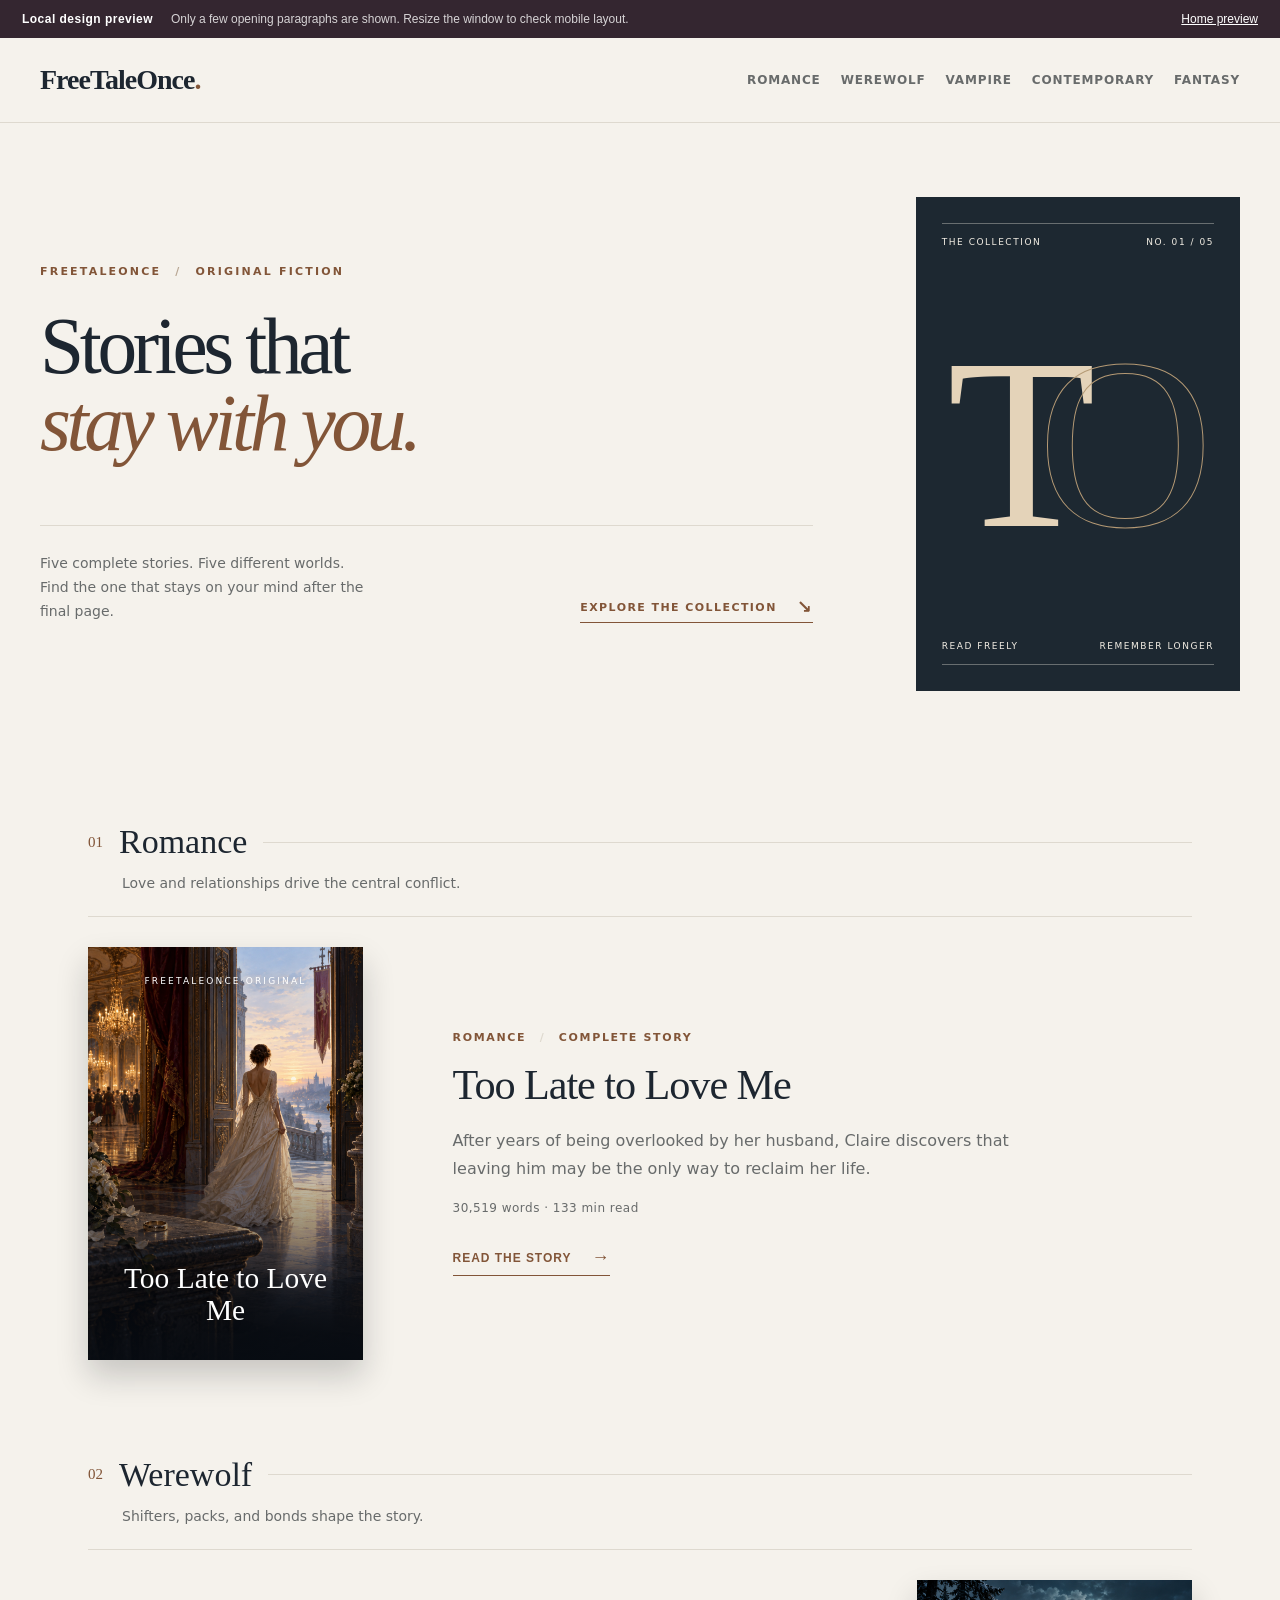
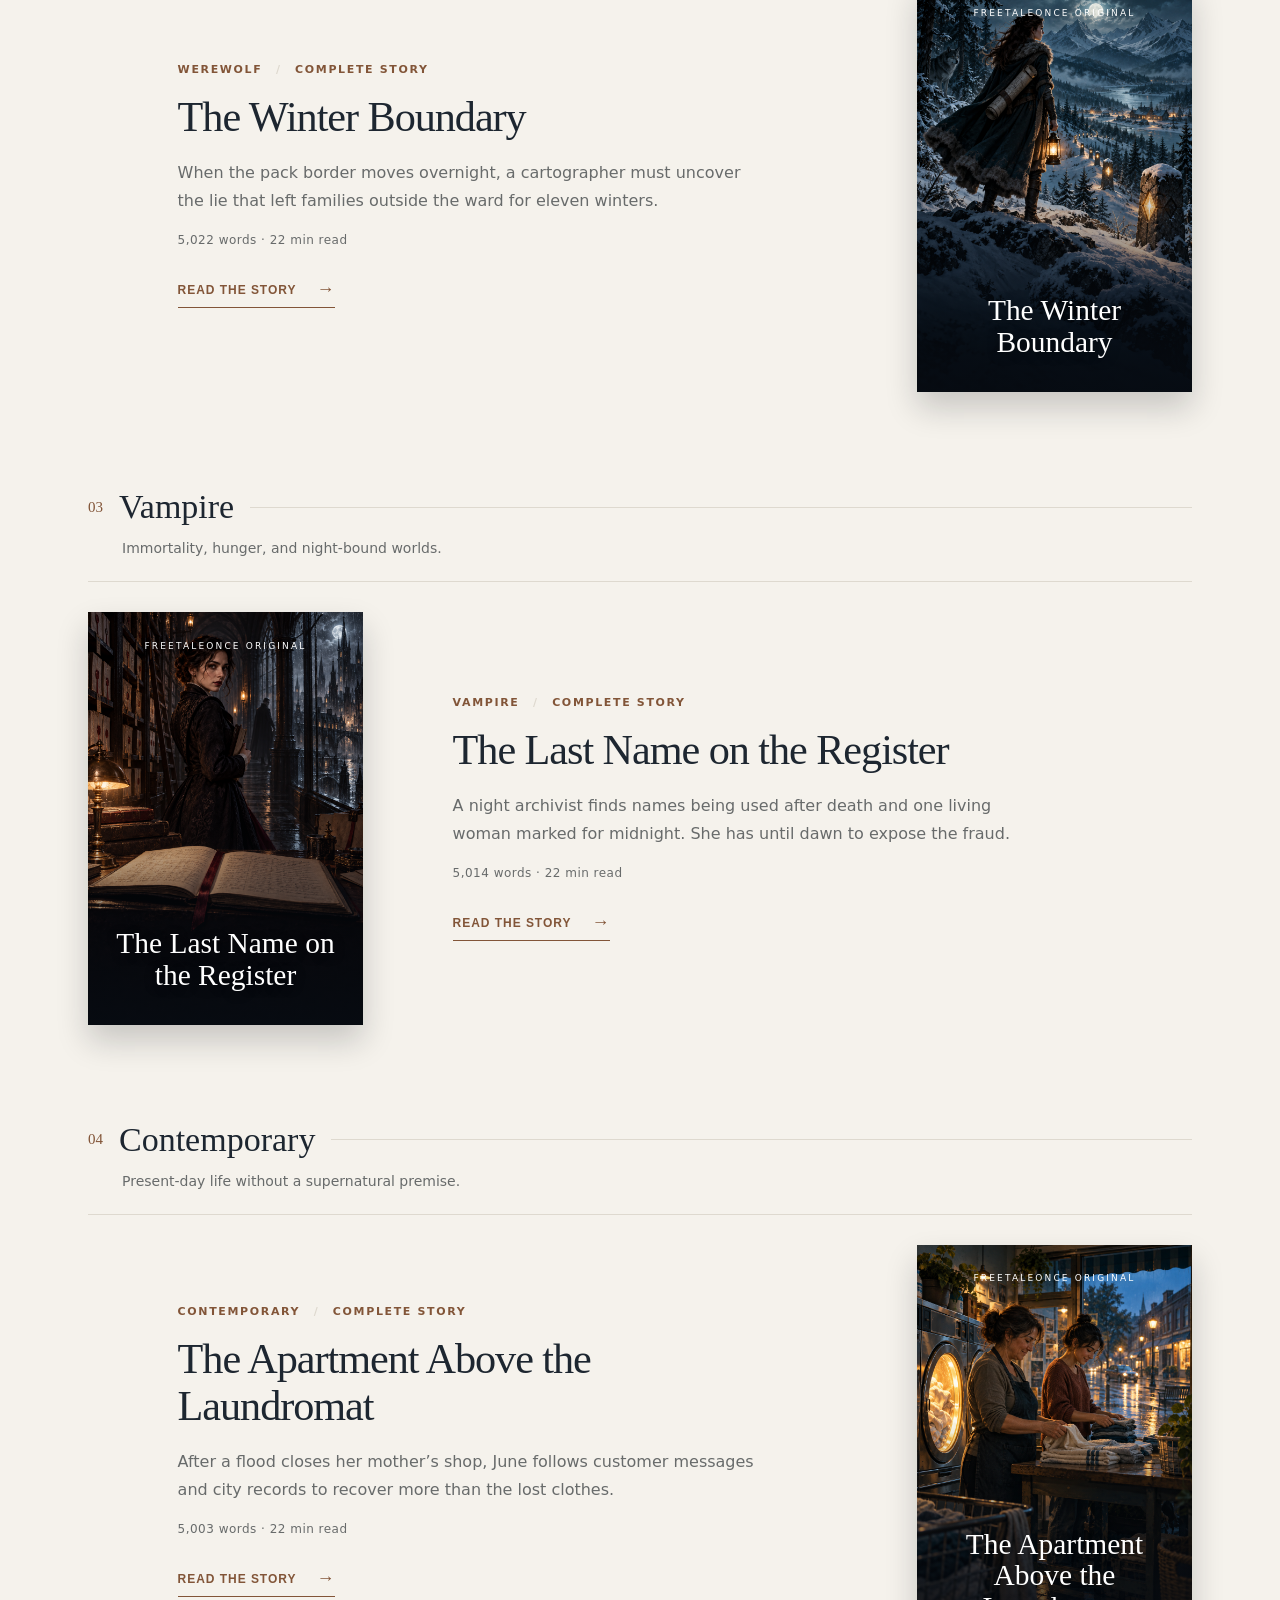
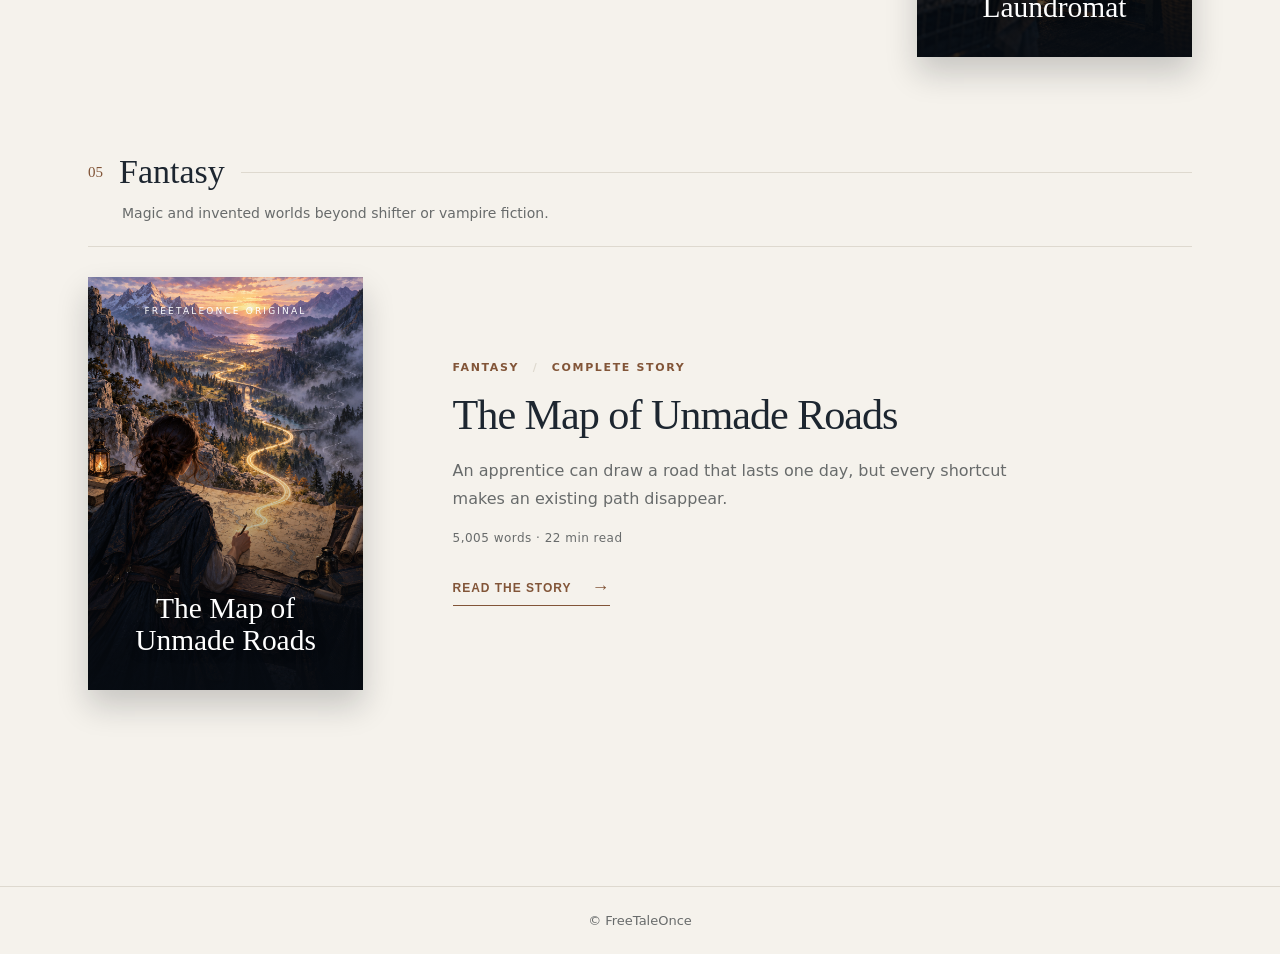
<file: taleonce/preview/index.html>
<!doctype html><html lang="en"><head><meta charset="utf-8"/><meta name="viewport" content="width=device-width,initial-scale=1"/><title>FreeTaleOnce Home — Design Preview</title><link rel="stylesheet" href="../public/styles.css"/><link rel="stylesheet" href="preview.css"/></head><body class="home-page"><div class="preview-banner"><strong>Local design preview</strong><span>Only a few opening paragraphs are shown. Resize the window to check mobile layout.</span><a href="index.html">Home preview</a></div><header class="home-header"><a class="brand" href="index.html">FreeTaleOnce</a><nav class="home-nav" aria-label="Story categories"><a href="#romance">Romance</a><a href="#werewolf">Werewolf</a><a href="#vampire">Vampire</a><a href="#contemporary">Contemporary</a><a href="#fantasy">Fantasy</a></nav></header><main><section class="hero" aria-labelledby="hero-title"><div class="hero-copy"><p class="eyebrow">FreeTaleOnce <span aria-hidden="true">/</span> Original fiction</p><h1 id="hero-title">Stories that<br/><em>stay with you.</em></h1><div class="hero-bottom"><p>Five complete stories. Five different worlds. Find the one that stays on your mind after the final page.</p><a class="hero-link" href="#library">Explore the collection <span aria-hidden="true">↘</span></a></div></div><div class="hero-side" aria-label="Collection details"><div class="hero-side-top"><span>The Collection</span><span>No. 01 / 05</span></div><div class="hero-monogram" aria-hidden="true">T<span>O</span></div><div class="hero-side-bottom"><span>Read freely</span><span>Remember longer</span></div></div></section><div id="library" class="library"><section class="category-section" id="romance"><div class="category-heading"><span class="category-number">01</span><h2>Romance</h2></div><p class="category-description">Love and relationships drive the central conflict.</p><div class="story-grid"><article class="story-card"><a class="cover-link" href="story-too-late-to-love-me.html" aria-label="Read Too Late to Love Me"><img class="story-cover" src="../public/assets/covers/too-late-to-love-me.png" alt="Cover of Too Late to Love Me"/><span class="cover-imprint">FreeTaleOnce Original</span><span class="cover-title">Too Late to Love Me</span></a><div class="story-card-copy"><div class="card-kicker">Romance <span aria-hidden="true">/</span> Complete story</div><h3><a href="story-too-late-to-love-me.html">Too Late to Love Me</a></h3><p>After years of being overlooked by her husband, Claire discovers that leaving him may be the only way to reclaim her life.</p><div class="card-meta">30,519 words <span aria-hidden="true">·</span> 133 min read</div><a class="card-read" href="story-too-late-to-love-me.html">Read the story <span aria-hidden="true">→</span></a></div></article></div></section><section class="category-section" id="werewolf"><div class="category-heading"><span class="category-number">02</span><h2>Werewolf</h2></div><p class="category-description">Shifters, packs, and bonds shape the story.</p><div class="story-grid"><article class="story-card"><a class="cover-link" href="story-the-winter-boundary.html" aria-label="Read The Winter Boundary"><img class="story-cover" src="../public/assets/covers/the-winter-boundary.png" alt="Cover of The Winter Boundary"/><span class="cover-imprint">FreeTaleOnce Original</span><span class="cover-title">The Winter Boundary</span></a><div class="story-card-copy"><div class="card-kicker">Werewolf <span aria-hidden="true">/</span> Complete story</div><h3><a href="story-the-winter-boundary.html">The Winter Boundary</a></h3><p>When the pack border moves overnight, a cartographer must uncover the lie that left families outside the ward for eleven winters.</p><div class="card-meta">5,022 words <span aria-hidden="true">·</span> 22 min read</div><a class="card-read" href="story-the-winter-boundary.html">Read the story <span aria-hidden="true">→</span></a></div></article></div></section><section class="category-section" id="vampire"><div class="category-heading"><span class="category-number">03</span><h2>Vampire</h2></div><p class="category-description">Immortality, hunger, and night-bound worlds.</p><div class="story-grid"><article class="story-card"><a class="cover-link" href="story-the-last-name-on-the-register.html" aria-label="Read The Last Name on the Register"><img class="story-cover" src="../public/assets/covers/the-last-name-on-the-register.png" alt="Cover of The Last Name on the Register"/><span class="cover-imprint">FreeTaleOnce Original</span><span class="cover-title">The Last Name on the Register</span></a><div class="story-card-copy"><div class="card-kicker">Vampire <span aria-hidden="true">/</span> Complete story</div><h3><a href="story-the-last-name-on-the-register.html">The Last Name on the Register</a></h3><p>A night archivist finds names being used after death and one living woman marked for midnight. She has until dawn to expose the fraud.</p><div class="card-meta">5,014 words <span aria-hidden="true">·</span> 22 min read</div><a class="card-read" href="story-the-last-name-on-the-register.html">Read the story <span aria-hidden="true">→</span></a></div></article></div></section><section class="category-section" id="contemporary"><div class="category-heading"><span class="category-number">04</span><h2>Contemporary</h2></div><p class="category-description">Present-day life without a supernatural premise.</p><div class="story-grid"><article class="story-card"><a class="cover-link" href="story-the-apartment-above-the-laundromat.html" aria-label="Read The Apartment Above the Laundromat"><img class="story-cover" src="../public/assets/covers/the-apartment-above-the-laundromat.png" alt="Cover of The Apartment Above the Laundromat"/><span class="cover-imprint">FreeTaleOnce Original</span><span class="cover-title">The Apartment Above the Laundromat</span></a><div class="story-card-copy"><div class="card-kicker">Contemporary <span aria-hidden="true">/</span> Complete story</div><h3><a href="story-the-apartment-above-the-laundromat.html">The Apartment Above the Laundromat</a></h3><p>After a flood closes her mother’s shop, June follows customer messages and city records to recover more than the lost clothes.</p><div class="card-meta">5,003 words <span aria-hidden="true">·</span> 22 min read</div><a class="card-read" href="story-the-apartment-above-the-laundromat.html">Read the story <span aria-hidden="true">→</span></a></div></article></div></section><section class="category-section" id="fantasy"><div class="category-heading"><span class="category-number">05</span><h2>Fantasy</h2></div><p class="category-description">Magic and invented worlds beyond shifter or vampire fiction.</p><div class="story-grid"><article class="story-card"><a class="cover-link" href="story-the-map-of-unmade-roads.html" aria-label="Read The Map of Unmade Roads"><img class="story-cover" src="../public/assets/covers/the-map-of-unmade-roads.png" alt="Cover of The Map of Unmade Roads"/><span class="cover-imprint">FreeTaleOnce Original</span><span class="cover-title">The Map of Unmade Roads</span></a><div class="story-card-copy"><div class="card-kicker">Fantasy <span aria-hidden="true">/</span> Complete story</div><h3><a href="story-the-map-of-unmade-roads.html">The Map of Unmade Roads</a></h3><p>An apprentice can draw a road that lasts one day, but every shortcut makes an existing path disappear.</p><div class="card-meta">5,005 words <span aria-hidden="true">·</span> 22 min read</div><a class="card-read" href="story-the-map-of-unmade-roads.html">Read the story <span aria-hidden="true">→</span></a></div></article></div></section></div></main><footer class="site-footer">© FreeTaleOnce</footer></body></html>
</file>
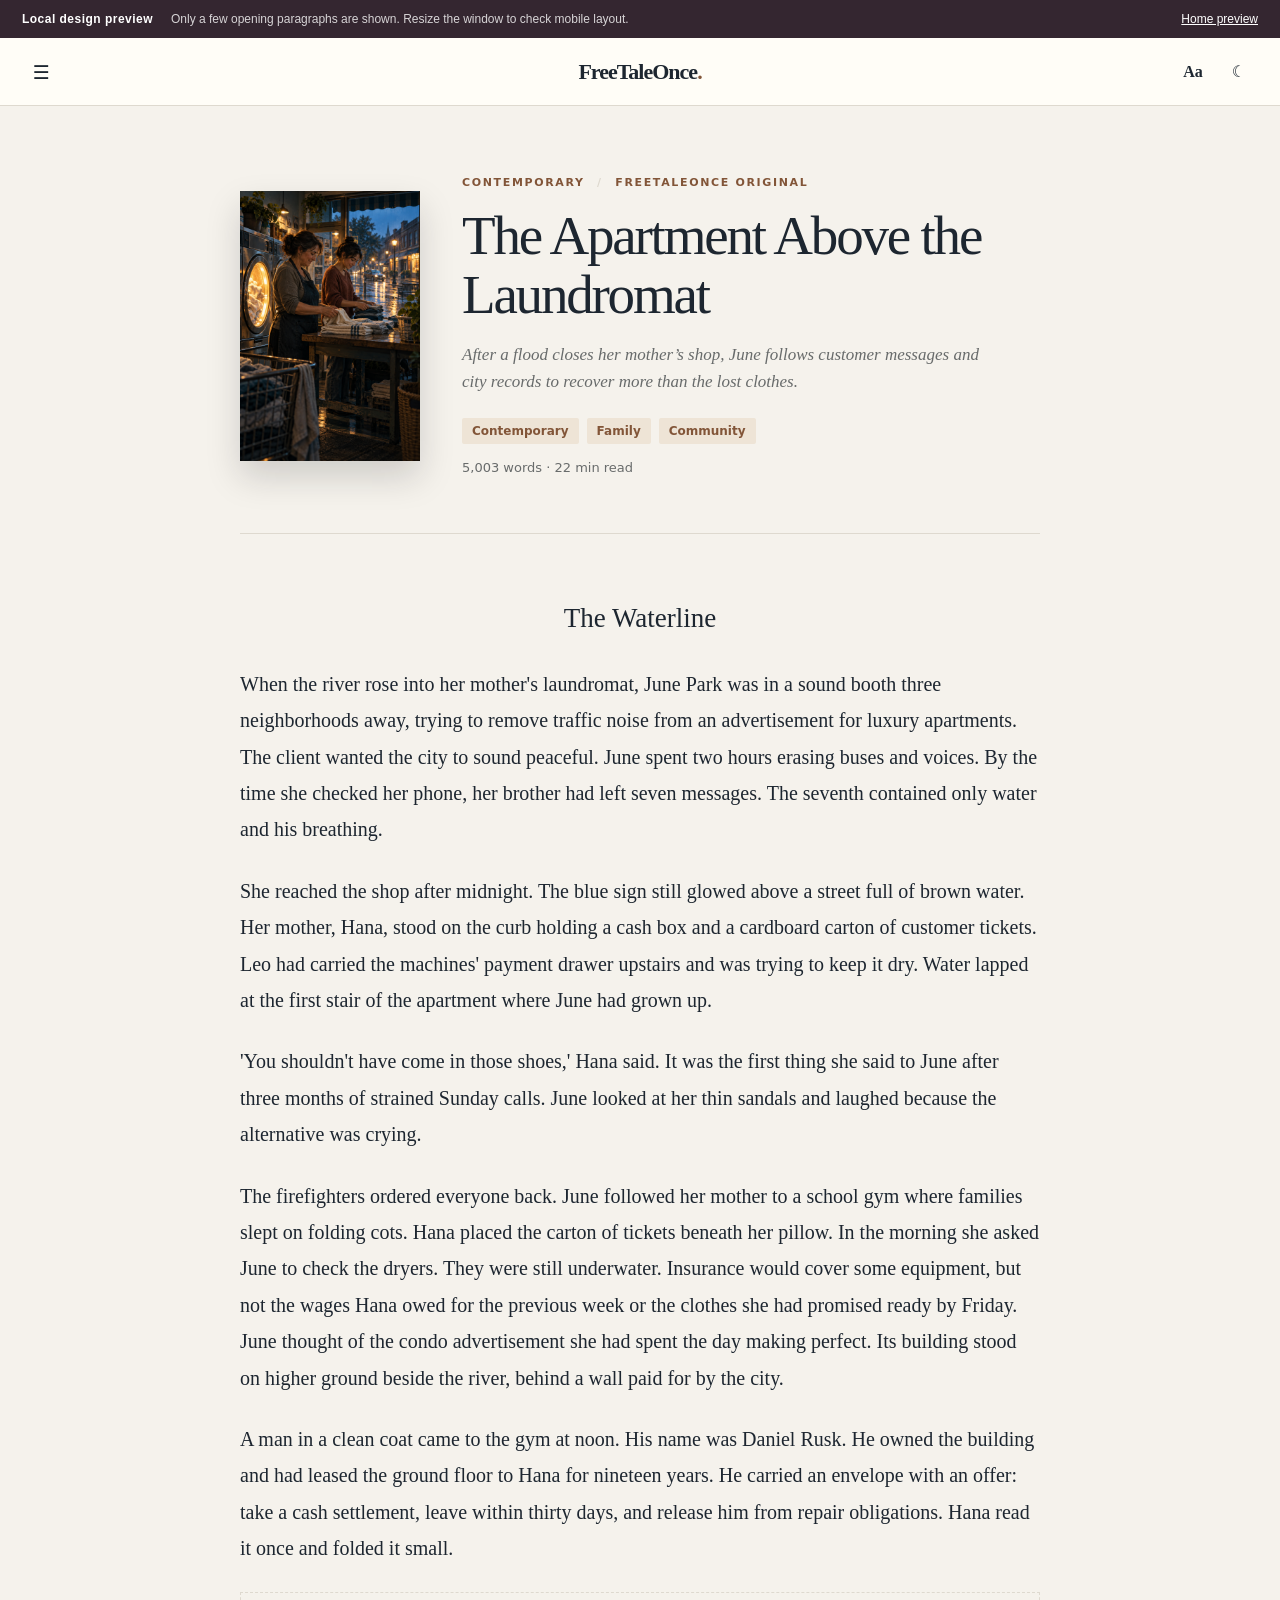
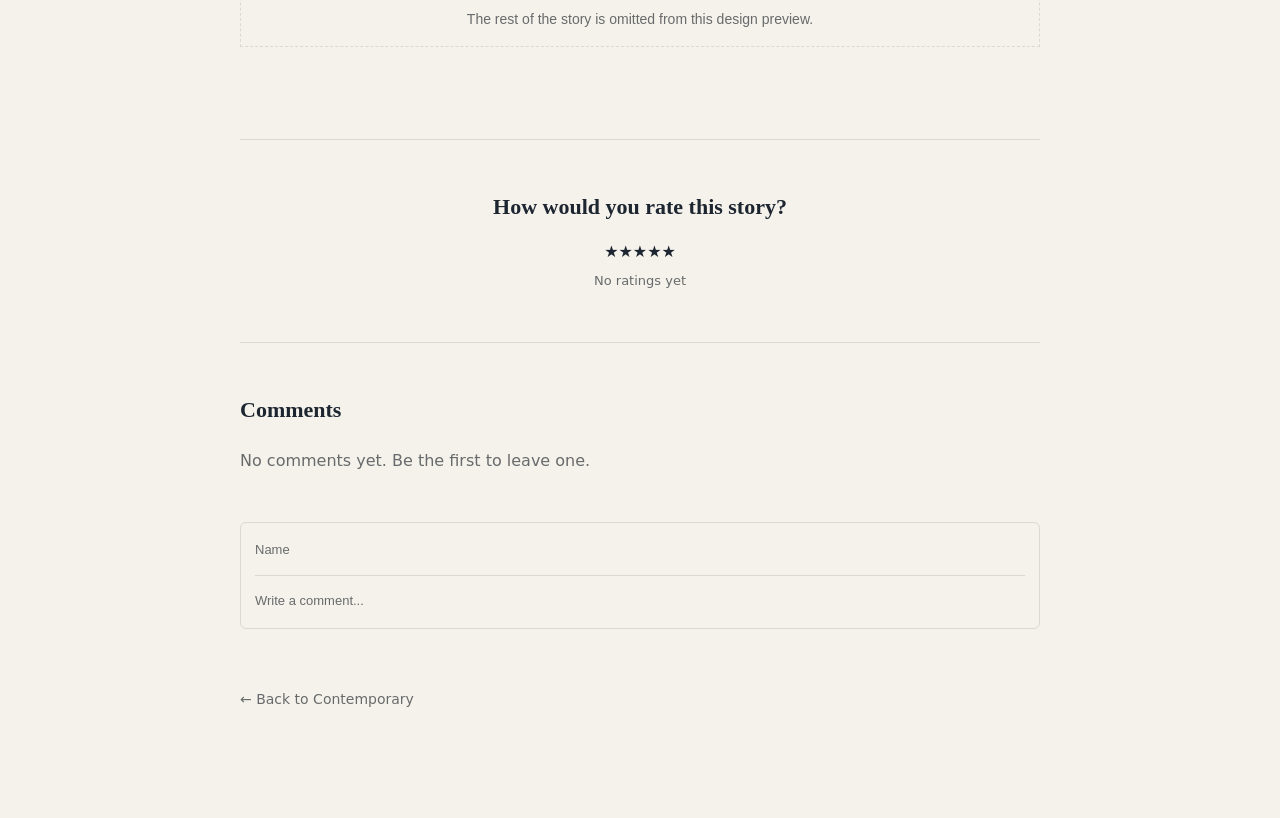
<file: taleonce/preview/story-the-apartment-above-the-laundromat.html>
<!doctype html><html lang="en"><head><meta charset="utf-8"/><meta name="viewport" content="width=device-width,initial-scale=1"/><title>The Apartment Above the Laundromat — Design Preview</title><link rel="stylesheet" href="../public/styles.css"/><link rel="stylesheet" href="preview.css"/></head><body class="reader-page"><div class="preview-banner"><strong>Local design preview</strong><span>Only a few opening paragraphs are shown. Resize the window to check mobile layout.</span><a href="index.html">Home preview</a></div><div id="drawerBackdrop" class="drawer-backdrop" hidden></div><aside id="drawer" class="drawer" aria-hidden="true"><div class="drawer-head"><a class="brand brand-small" href="index.html">FreeTaleOnce</a><button id="drawerClose" class="icon-button" aria-label="Close menu">×</button></div><div class="drawer-block"><div class="drawer-title">Contents</div><nav class="toc"><a href="#section-1">The Waterline</a><a href="#section-2">Voices in the Machines</a><a href="#section-3">The Things a Ticket Cannot Hold</a><a href="#section-4">Three Workers</a><a href="#section-5">The City Under the City</a><a href="#section-6">What the Neighborhood Owed</a><a href="#section-7">The Quilt</a><a href="#section-8">The First Shop</a><a href="#section-9">The Room Upstairs</a><a href="#section-10">A New Door</a><a href="#section-11">A Business Worth Keeping</a><a href="#section-12">The Next Rain</a></nav></div><div class="drawer-block"><div class="drawer-title">Browse</div><nav class="browse-links"><a href="index.html#romance">Romance</a><a href="index.html#werewolf">Werewolf</a><a href="index.html#vampire">Vampire</a><a href="index.html#contemporary">Contemporary</a><a href="index.html#fantasy">Fantasy</a></nav></div></aside><header class="reader-toolbar"><button id="menuButton" class="icon-button menu-button" aria-label="Open contents" aria-expanded="false">☰</button><a class="brand brand-small" href="index.html">FreeTaleOnce</a><div class="reader-actions"><button id="fontButton" class="text-button" aria-label="Change font size">Aa</button><button id="themeButton" class="icon-button" aria-label="Toggle dark mode">☾</button></div></header><main class="reader-shell"><article class="story-article"><header class="story-head"><img class="story-head-cover" src="../public/assets/covers/the-apartment-above-the-laundromat.png" alt="Cover of The Apartment Above the Laundromat"/><div class="story-head-copy"><div class="story-head-kicker">Contemporary <span aria-hidden="true">/</span> FreeTaleOnce Original</div><h1>The Apartment Above the Laundromat</h1><p class="story-deck">After a flood closes her mother’s shop, June follows customer messages and city records to recover more than the lost clothes.</p><div class="story-tags"><span class="story-tag">Contemporary</span><span class="story-tag">Family</span><span class="story-tag">Community</span></div><div class="story-meta">5,003 words · 22 min read</div></div></header><div class="story-body"><section id="section-1"><h2>The Waterline</h2><p>When the river rose into her mother&#x27;s laundromat, June Park was in a sound booth three neighborhoods away, trying to remove traffic noise from an advertisement for luxury apartments. The client wanted the city to sound peaceful. June spent two hours erasing buses and voices. By the time she checked her phone, her brother had left seven messages. The seventh contained only water and his breathing.</p><p>She reached the shop after midnight. The blue sign still glowed above a street full of brown water. Her mother, Hana, stood on the curb holding a cash box and a cardboard carton of customer tickets. Leo had carried the machines&#x27; payment drawer upstairs and was trying to keep it dry. Water lapped at the first stair of the apartment where June had grown up.</p><p>&#x27;You shouldn&#x27;t have come in those shoes,&#x27; Hana said. It was the first thing she said to June after three months of strained Sunday calls. June looked at her thin sandals and laughed because the alternative was crying.</p><p>The firefighters ordered everyone back. June followed her mother to a school gym where families slept on folding cots. Hana placed the carton of tickets beneath her pillow. In the morning she asked June to check the dryers. They were still underwater. Insurance would cover some equipment, but not the wages Hana owed for the previous week or the clothes she had promised ready by Friday. June thought of the condo advertisement she had spent the day making perfect. Its building stood on higher ground beside the river, behind a wall paid for by the city.</p><p>A man in a clean coat came to the gym at noon. His name was Daniel Rusk. He owned the building and had leased the ground floor to Hana for nineteen years. He carried an envelope with an offer: take a cash settlement, leave within thirty days, and release him from repair obligations. Hana read it once and folded it small.</p></section><p class="preview-omission">The rest of the story is omitted from this design preview.</p></div></article><section class="engagement" aria-label="Story rating and comments"><div class="rating-panel"><h2>How would you rate this story?</h2><div class="stars" aria-hidden="true">★★★★★</div><div class="rating-summary">No ratings yet</div></div><div class="comments-panel"><h2>Comments</h2><div class="empty-comments">No comments yet. Be the first to leave one.</div><div class="preview-comment-box">Name<br/><span>Write a comment...</span></div></div><a class="category-back" href="index.html#contemporary">← Back to Contemporary</a></section></main><script src="preview.js"></script></body></html>
</file>
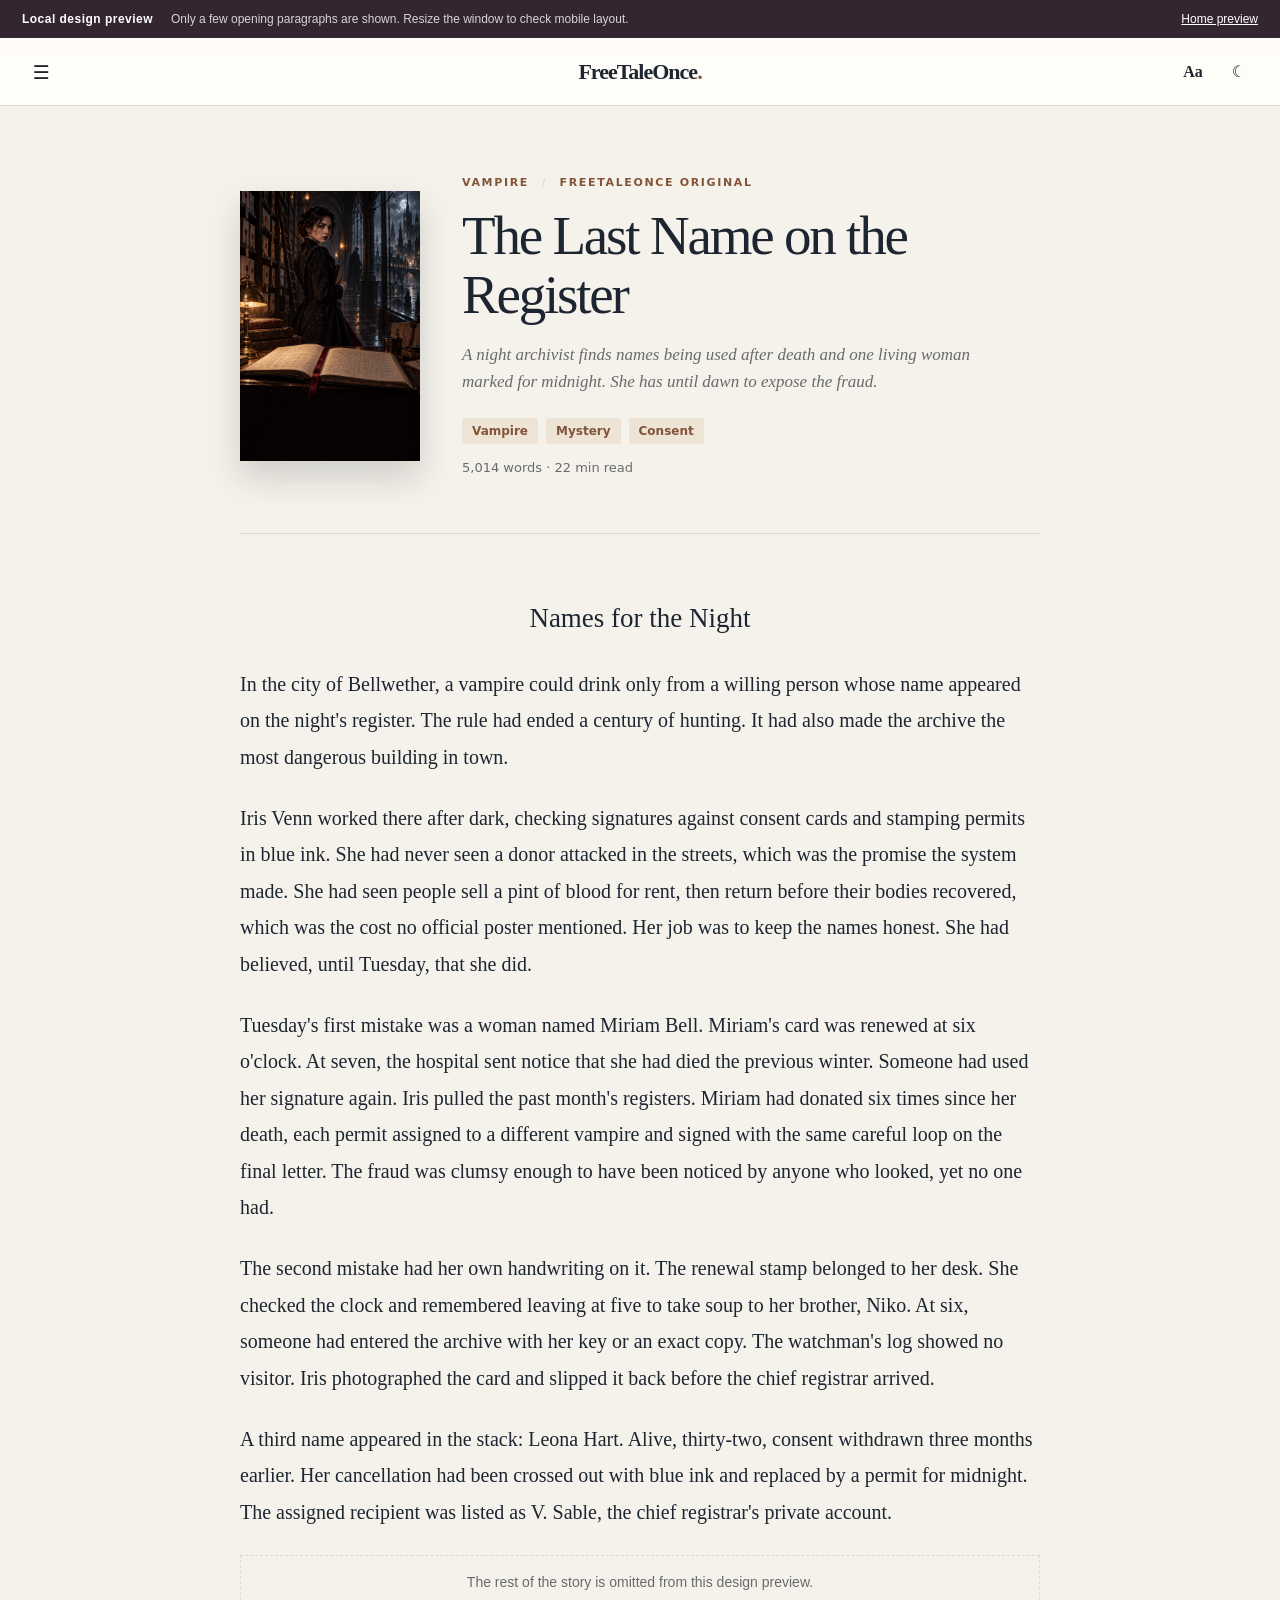
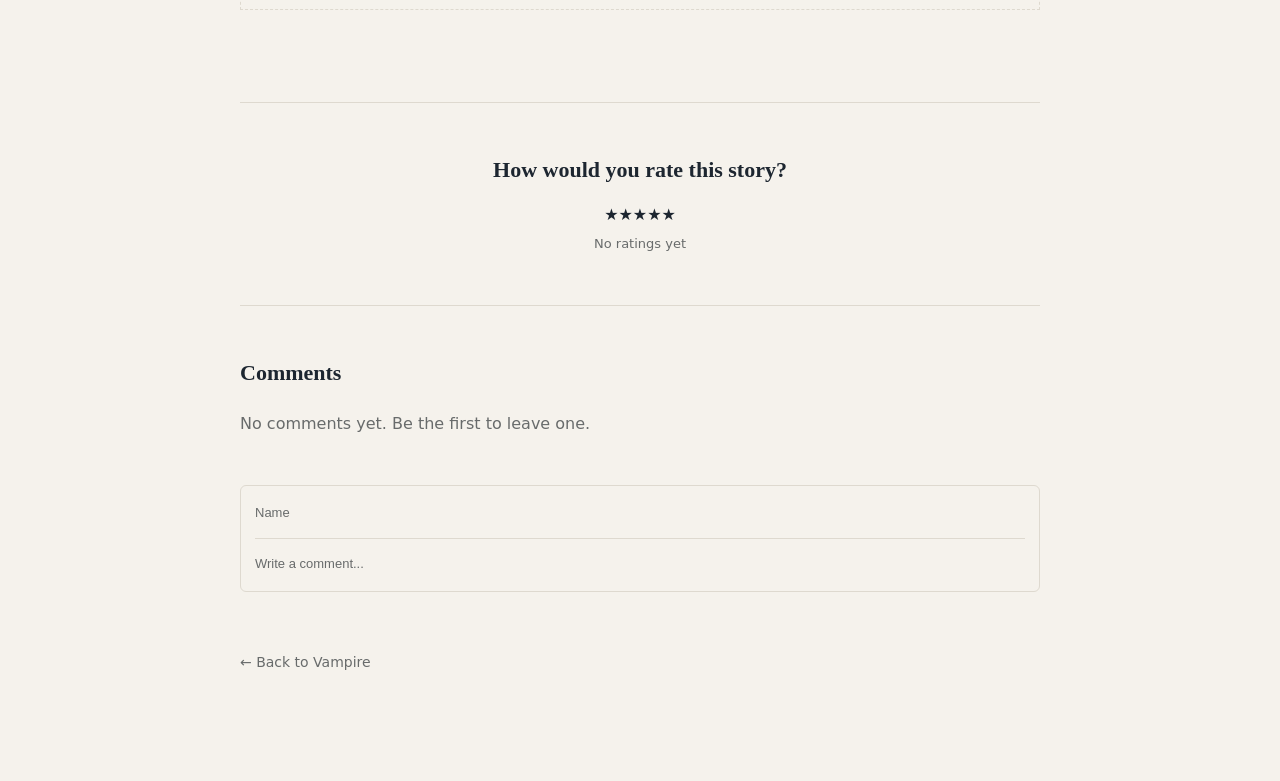
<file: taleonce/preview/story-the-last-name-on-the-register.html>
<!doctype html><html lang="en"><head><meta charset="utf-8"/><meta name="viewport" content="width=device-width,initial-scale=1"/><title>The Last Name on the Register — Design Preview</title><link rel="stylesheet" href="../public/styles.css"/><link rel="stylesheet" href="preview.css"/></head><body class="reader-page"><div class="preview-banner"><strong>Local design preview</strong><span>Only a few opening paragraphs are shown. Resize the window to check mobile layout.</span><a href="index.html">Home preview</a></div><div id="drawerBackdrop" class="drawer-backdrop" hidden></div><aside id="drawer" class="drawer" aria-hidden="true"><div class="drawer-head"><a class="brand brand-small" href="index.html">FreeTaleOnce</a><button id="drawerClose" class="icon-button" aria-label="Close menu">×</button></div><div class="drawer-block"><div class="drawer-title">Contents</div><nav class="toc"><a href="#section-1">Names for the Night</a><a href="#section-2">The Archive Under the Archive</a><a href="#section-3">The Woman Who First Signed</a><a href="#section-4">A City That Looked Away</a><a href="#section-5">A Ledger of Small Favors</a><a href="#section-6">The Bridge at Midnight</a><a href="#section-7">The Hearing in Daylight</a><a href="#section-8">The Names That Came Back</a><a href="#section-9">The Cost of the Cold Store</a><a href="#section-10">The Night Clerk&#x27;s Desk</a><a href="#section-11">The Blank Page</a></nav></div><div class="drawer-block"><div class="drawer-title">Browse</div><nav class="browse-links"><a href="index.html#romance">Romance</a><a href="index.html#werewolf">Werewolf</a><a href="index.html#vampire">Vampire</a><a href="index.html#contemporary">Contemporary</a><a href="index.html#fantasy">Fantasy</a></nav></div></aside><header class="reader-toolbar"><button id="menuButton" class="icon-button menu-button" aria-label="Open contents" aria-expanded="false">☰</button><a class="brand brand-small" href="index.html">FreeTaleOnce</a><div class="reader-actions"><button id="fontButton" class="text-button" aria-label="Change font size">Aa</button><button id="themeButton" class="icon-button" aria-label="Toggle dark mode">☾</button></div></header><main class="reader-shell"><article class="story-article"><header class="story-head"><img class="story-head-cover" src="../public/assets/covers/the-last-name-on-the-register.png" alt="Cover of The Last Name on the Register"/><div class="story-head-copy"><div class="story-head-kicker">Vampire <span aria-hidden="true">/</span> FreeTaleOnce Original</div><h1>The Last Name on the Register</h1><p class="story-deck">A night archivist finds names being used after death and one living woman marked for midnight. She has until dawn to expose the fraud.</p><div class="story-tags"><span class="story-tag">Vampire</span><span class="story-tag">Mystery</span><span class="story-tag">Consent</span></div><div class="story-meta">5,014 words · 22 min read</div></div></header><div class="story-body"><section id="section-1"><h2>Names for the Night</h2><p>In the city of Bellwether, a vampire could drink only from a willing person whose name appeared on the night&#x27;s register. The rule had ended a century of hunting. It had also made the archive the most dangerous building in town.</p><p>Iris Venn worked there after dark, checking signatures against consent cards and stamping permits in blue ink. She had never seen a donor attacked in the streets, which was the promise the system made. She had seen people sell a pint of blood for rent, then return before their bodies recovered, which was the cost no official poster mentioned. Her job was to keep the names honest. She had believed, until Tuesday, that she did.</p><p>Tuesday&#x27;s first mistake was a woman named Miriam Bell. Miriam&#x27;s card was renewed at six o&#x27;clock. At seven, the hospital sent notice that she had died the previous winter. Someone had used her signature again. Iris pulled the past month&#x27;s registers. Miriam had donated six times since her death, each permit assigned to a different vampire and signed with the same careful loop on the final letter. The fraud was clumsy enough to have been noticed by anyone who looked, yet no one had.</p><p>The second mistake had her own handwriting on it. The renewal stamp belonged to her desk. She checked the clock and remembered leaving at five to take soup to her brother, Niko. At six, someone had entered the archive with her key or an exact copy. The watchman&#x27;s log showed no visitor. Iris photographed the card and slipped it back before the chief registrar arrived.</p><p>A third name appeared in the stack: Leona Hart. Alive, thirty-two, consent withdrawn three months earlier. Her cancellation had been crossed out with blue ink and replaced by a permit for midnight. The assigned recipient was listed as V. Sable, the chief registrar&#x27;s private account.</p></section><p class="preview-omission">The rest of the story is omitted from this design preview.</p></div></article><section class="engagement" aria-label="Story rating and comments"><div class="rating-panel"><h2>How would you rate this story?</h2><div class="stars" aria-hidden="true">★★★★★</div><div class="rating-summary">No ratings yet</div></div><div class="comments-panel"><h2>Comments</h2><div class="empty-comments">No comments yet. Be the first to leave one.</div><div class="preview-comment-box">Name<br/><span>Write a comment...</span></div></div><a class="category-back" href="index.html#vampire">← Back to Vampire</a></section></main><script src="preview.js"></script></body></html>
</file>
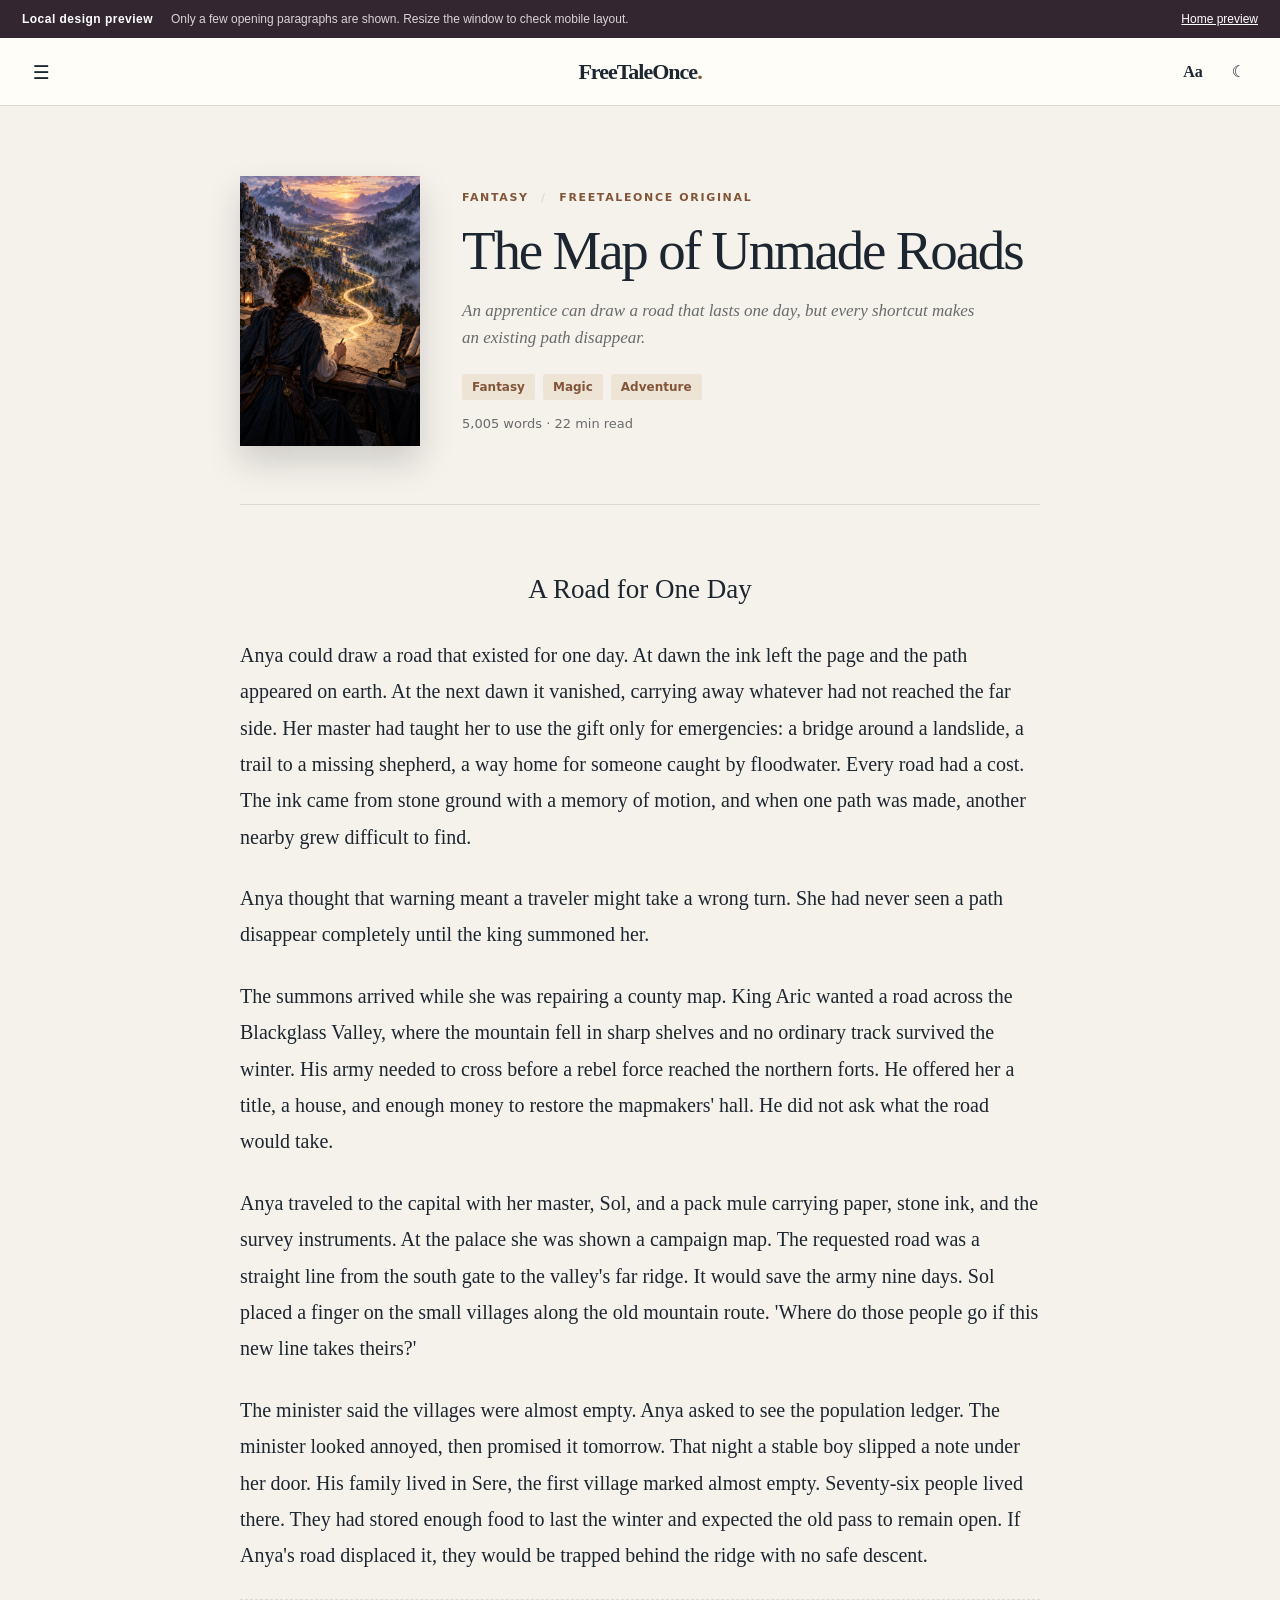
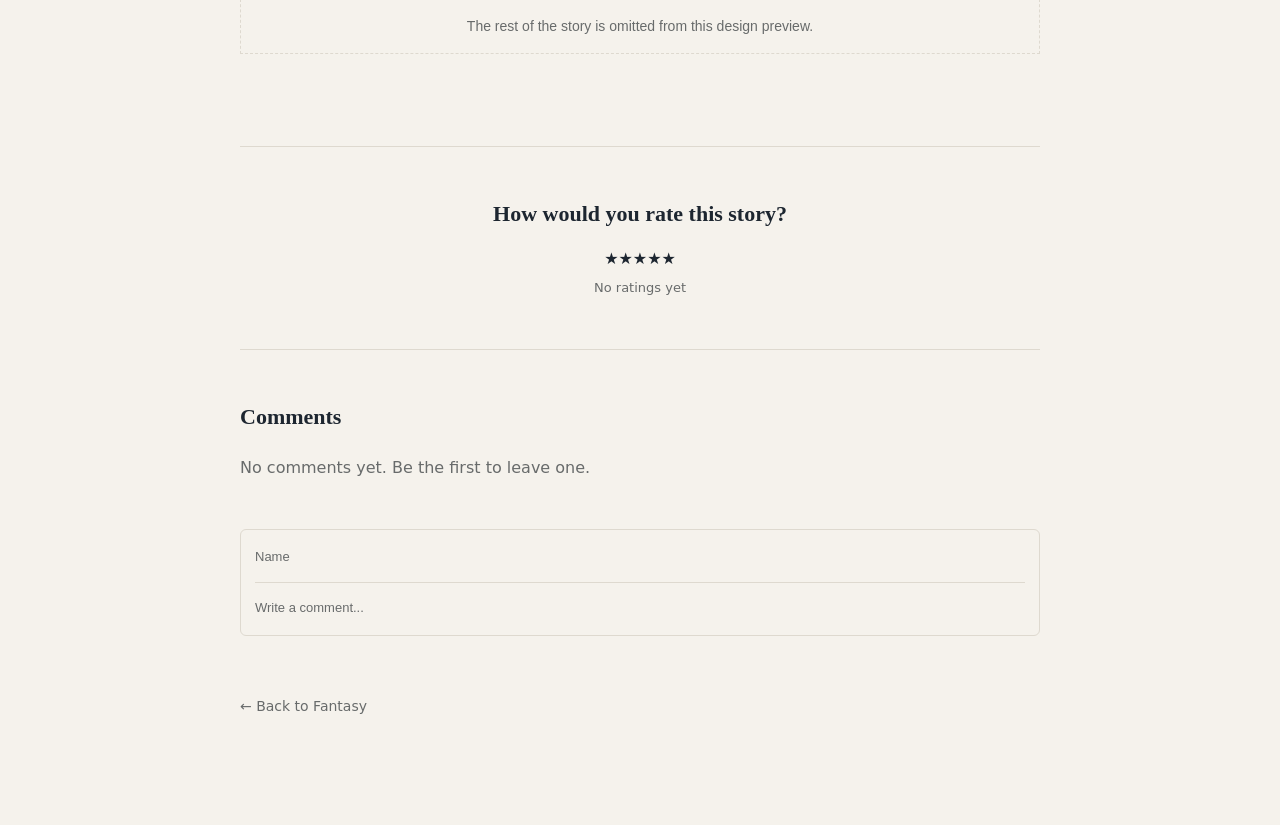
<file: taleonce/preview/story-the-map-of-unmade-roads.html>
<!doctype html><html lang="en"><head><meta charset="utf-8"/><meta name="viewport" content="width=device-width,initial-scale=1"/><title>The Map of Unmade Roads — Design Preview</title><link rel="stylesheet" href="../public/styles.css"/><link rel="stylesheet" href="preview.css"/></head><body class="reader-page"><div class="preview-banner"><strong>Local design preview</strong><span>Only a few opening paragraphs are shown. Resize the window to check mobile layout.</span><a href="index.html">Home preview</a></div><div id="drawerBackdrop" class="drawer-backdrop" hidden></div><aside id="drawer" class="drawer" aria-hidden="true"><div class="drawer-head"><a class="brand brand-small" href="index.html">FreeTaleOnce</a><button id="drawerClose" class="icon-button" aria-label="Close menu">×</button></div><div class="drawer-block"><div class="drawer-title">Contents</div><nav class="toc"><a href="#section-1">A Road for One Day</a><a href="#section-2">The Farmer&#x27;s Field</a><a href="#section-3">The Path That Vanished</a><a href="#section-4">The Names Beneath the Ink</a><a href="#section-5">The Missing Ledger</a><a href="#section-6">The King and the Empty Valley</a><a href="#section-7">The Valley&#x27;s Own Map</a><a href="#section-8">Stones for Tomorrow</a><a href="#section-9">When the Ink Dried</a><a href="#section-10">The Road Through Memory</a><a href="#section-11">The Apprentice&#x27;s Seal</a><a href="#section-12">The Other Side of the Map</a><a href="#section-13">The Unmade Road</a></nav></div><div class="drawer-block"><div class="drawer-title">Browse</div><nav class="browse-links"><a href="index.html#romance">Romance</a><a href="index.html#werewolf">Werewolf</a><a href="index.html#vampire">Vampire</a><a href="index.html#contemporary">Contemporary</a><a href="index.html#fantasy">Fantasy</a></nav></div></aside><header class="reader-toolbar"><button id="menuButton" class="icon-button menu-button" aria-label="Open contents" aria-expanded="false">☰</button><a class="brand brand-small" href="index.html">FreeTaleOnce</a><div class="reader-actions"><button id="fontButton" class="text-button" aria-label="Change font size">Aa</button><button id="themeButton" class="icon-button" aria-label="Toggle dark mode">☾</button></div></header><main class="reader-shell"><article class="story-article"><header class="story-head"><img class="story-head-cover" src="../public/assets/covers/the-map-of-unmade-roads.png" alt="Cover of The Map of Unmade Roads"/><div class="story-head-copy"><div class="story-head-kicker">Fantasy <span aria-hidden="true">/</span> FreeTaleOnce Original</div><h1>The Map of Unmade Roads</h1><p class="story-deck">An apprentice can draw a road that lasts one day, but every shortcut makes an existing path disappear.</p><div class="story-tags"><span class="story-tag">Fantasy</span><span class="story-tag">Magic</span><span class="story-tag">Adventure</span></div><div class="story-meta">5,005 words · 22 min read</div></div></header><div class="story-body"><section id="section-1"><h2>A Road for One Day</h2><p>Anya could draw a road that existed for one day. At dawn the ink left the page and the path appeared on earth. At the next dawn it vanished, carrying away whatever had not reached the far side. Her master had taught her to use the gift only for emergencies: a bridge around a landslide, a trail to a missing shepherd, a way home for someone caught by floodwater. Every road had a cost. The ink came from stone ground with a memory of motion, and when one path was made, another nearby grew difficult to find.</p><p>Anya thought that warning meant a traveler might take a wrong turn. She had never seen a path disappear completely until the king summoned her.</p><p>The summons arrived while she was repairing a county map. King Aric wanted a road across the Blackglass Valley, where the mountain fell in sharp shelves and no ordinary track survived the winter. His army needed to cross before a rebel force reached the northern forts. He offered her a title, a house, and enough money to restore the mapmakers&#x27; hall. He did not ask what the road would take.</p><p>Anya traveled to the capital with her master, Sol, and a pack mule carrying paper, stone ink, and the survey instruments. At the palace she was shown a campaign map. The requested road was a straight line from the south gate to the valley&#x27;s far ridge. It would save the army nine days. Sol placed a finger on the small villages along the old mountain route. &#x27;Where do those people go if this new line takes theirs?&#x27;</p><p>The minister said the villages were almost empty. Anya asked to see the population ledger. The minister looked annoyed, then promised it tomorrow. That night a stable boy slipped a note under her door. His family lived in Sere, the first village marked almost empty. Seventy-six people lived there. They had stored enough food to last the winter and expected the old pass to remain open. If Anya&#x27;s road displaced it, they would be trapped behind the ridge with no safe descent.</p></section><p class="preview-omission">The rest of the story is omitted from this design preview.</p></div></article><section class="engagement" aria-label="Story rating and comments"><div class="rating-panel"><h2>How would you rate this story?</h2><div class="stars" aria-hidden="true">★★★★★</div><div class="rating-summary">No ratings yet</div></div><div class="comments-panel"><h2>Comments</h2><div class="empty-comments">No comments yet. Be the first to leave one.</div><div class="preview-comment-box">Name<br/><span>Write a comment...</span></div></div><a class="category-back" href="index.html#fantasy">← Back to Fantasy</a></section></main><script src="preview.js"></script></body></html>
</file>
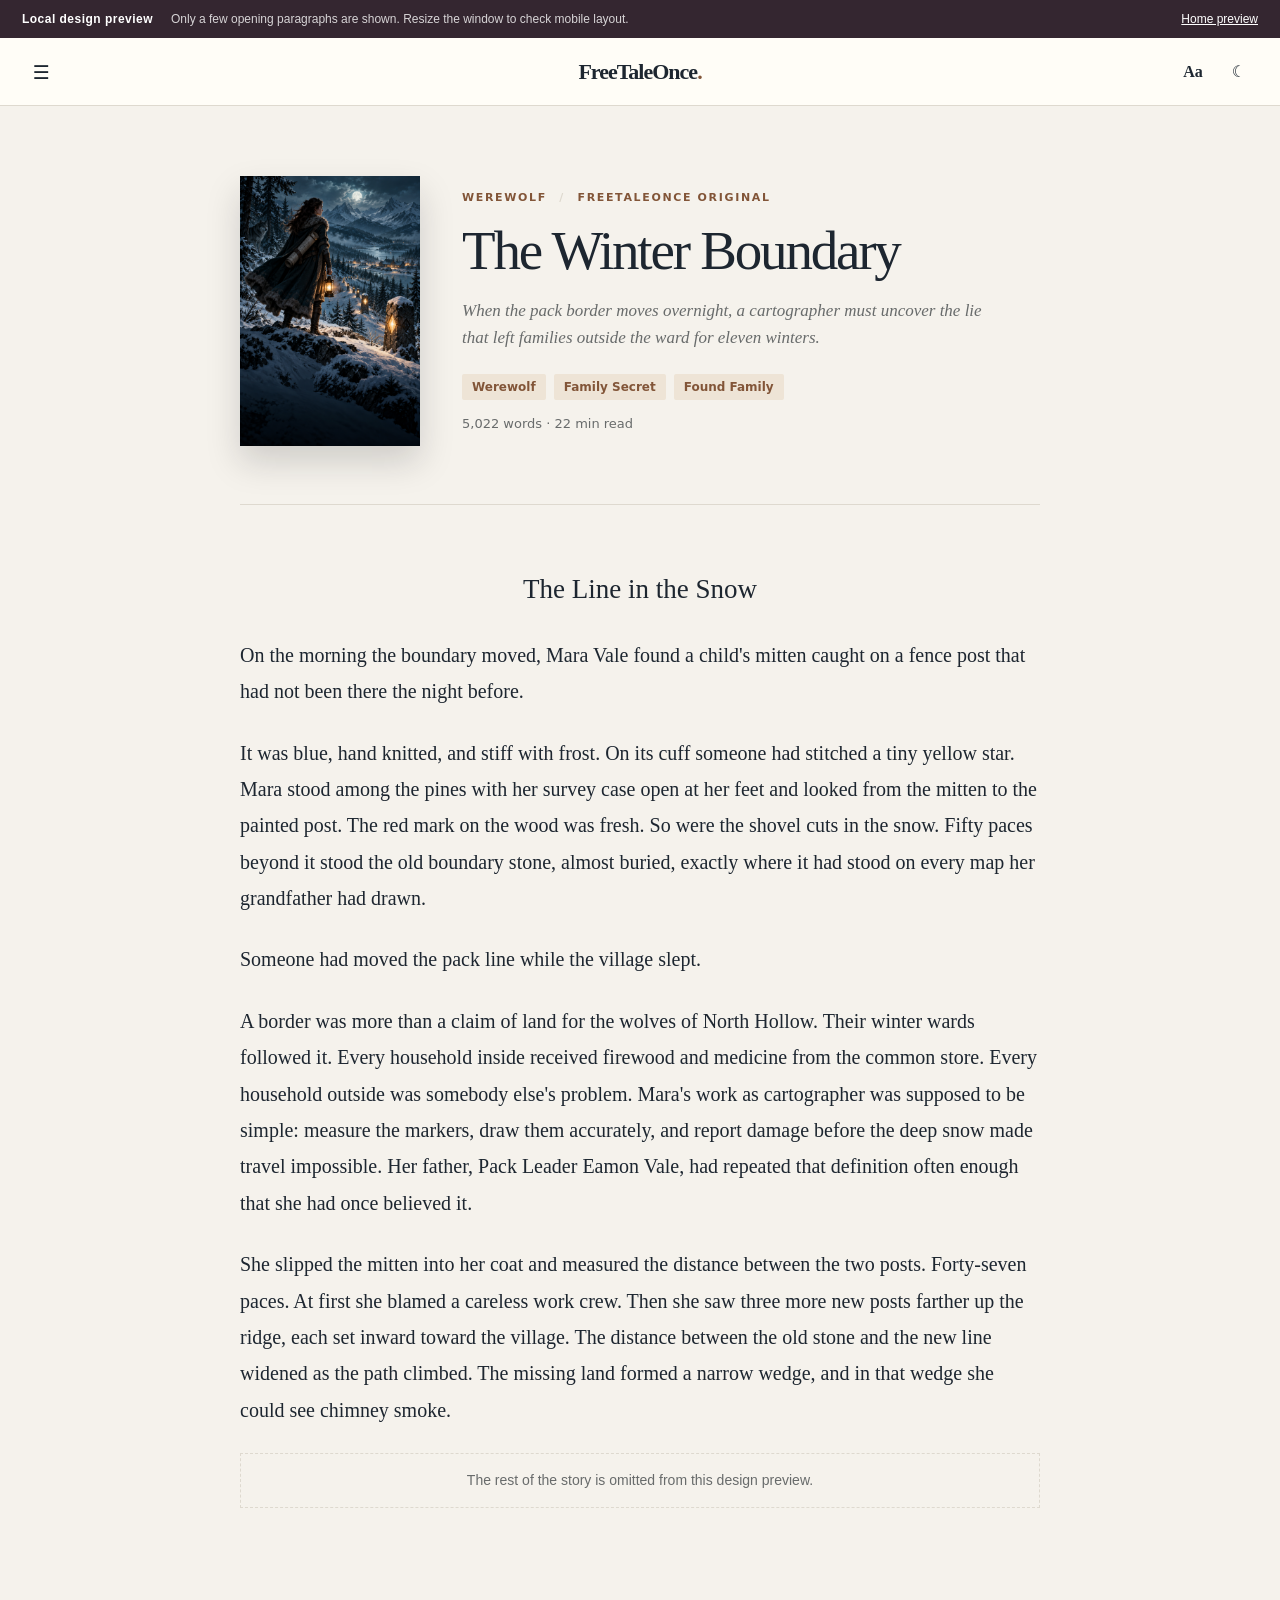
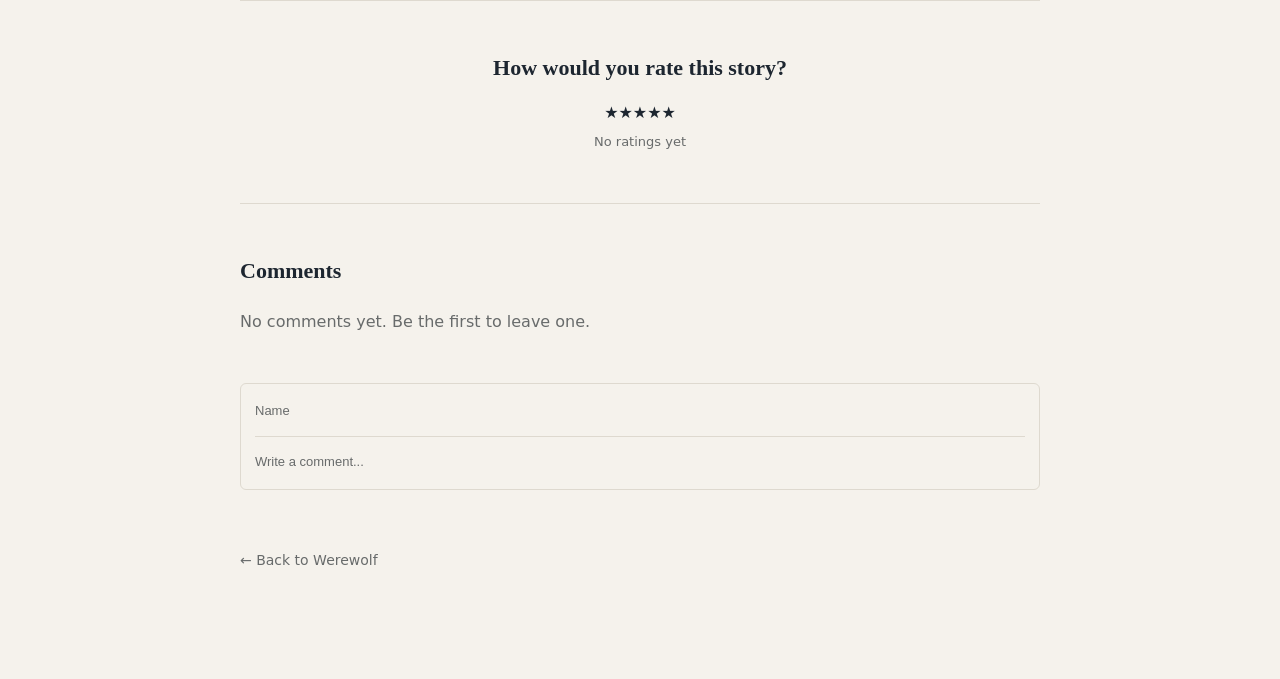
<file: taleonce/preview/story-the-winter-boundary.html>
<!doctype html><html lang="en"><head><meta charset="utf-8"/><meta name="viewport" content="width=device-width,initial-scale=1"/><title>The Winter Boundary — Design Preview</title><link rel="stylesheet" href="../public/styles.css"/><link rel="stylesheet" href="preview.css"/></head><body class="reader-page"><div class="preview-banner"><strong>Local design preview</strong><span>Only a few opening paragraphs are shown. Resize the window to check mobile layout.</span><a href="index.html">Home preview</a></div><div id="drawerBackdrop" class="drawer-backdrop" hidden></div><aside id="drawer" class="drawer" aria-hidden="true"><div class="drawer-head"><a class="brand brand-small" href="index.html">FreeTaleOnce</a><button id="drawerClose" class="icon-button" aria-label="Close menu">×</button></div><div class="drawer-block"><div class="drawer-title">Contents</div><nav class="toc"><a href="#section-1">The Line in the Snow</a><a href="#section-2">The Girl Beyond the Posts</a><a href="#section-3">A Map With No Houses</a><a href="#section-4">The Ledger Under Glass</a><a href="#section-5">What the Well Remembered</a><a href="#section-6">The Price of a Signature</a><a href="#section-7">The School Map</a><a href="#section-8">The Assembly</a><a href="#section-9">Fire on the Eastern Ridge</a><a href="#section-10">The Stone That Stayed</a><a href="#section-11">A Winter Account</a></nav></div><div class="drawer-block"><div class="drawer-title">Browse</div><nav class="browse-links"><a href="index.html#romance">Romance</a><a href="index.html#werewolf">Werewolf</a><a href="index.html#vampire">Vampire</a><a href="index.html#contemporary">Contemporary</a><a href="index.html#fantasy">Fantasy</a></nav></div></aside><header class="reader-toolbar"><button id="menuButton" class="icon-button menu-button" aria-label="Open contents" aria-expanded="false">☰</button><a class="brand brand-small" href="index.html">FreeTaleOnce</a><div class="reader-actions"><button id="fontButton" class="text-button" aria-label="Change font size">Aa</button><button id="themeButton" class="icon-button" aria-label="Toggle dark mode">☾</button></div></header><main class="reader-shell"><article class="story-article"><header class="story-head"><img class="story-head-cover" src="../public/assets/covers/the-winter-boundary.png" alt="Cover of The Winter Boundary"/><div class="story-head-copy"><div class="story-head-kicker">Werewolf <span aria-hidden="true">/</span> FreeTaleOnce Original</div><h1>The Winter Boundary</h1><p class="story-deck">When the pack border moves overnight, a cartographer must uncover the lie that left families outside the ward for eleven winters.</p><div class="story-tags"><span class="story-tag">Werewolf</span><span class="story-tag">Family Secret</span><span class="story-tag">Found Family</span></div><div class="story-meta">5,022 words · 22 min read</div></div></header><div class="story-body"><section id="section-1"><h2>The Line in the Snow</h2><p>On the morning the boundary moved, Mara Vale found a child&#x27;s mitten caught on a fence post that had not been there the night before.</p><p>It was blue, hand knitted, and stiff with frost. On its cuff someone had stitched a tiny yellow star. Mara stood among the pines with her survey case open at her feet and looked from the mitten to the painted post. The red mark on the wood was fresh. So were the shovel cuts in the snow. Fifty paces beyond it stood the old boundary stone, almost buried, exactly where it had stood on every map her grandfather had drawn.</p><p>Someone had moved the pack line while the village slept.</p><p>A border was more than a claim of land for the wolves of North Hollow. Their winter wards followed it. Every household inside received firewood and medicine from the common store. Every household outside was somebody else&#x27;s problem. Mara&#x27;s work as cartographer was supposed to be simple: measure the markers, draw them accurately, and report damage before the deep snow made travel impossible. Her father, Pack Leader Eamon Vale, had repeated that definition often enough that she had once believed it.</p><p>She slipped the mitten into her coat and measured the distance between the two posts. Forty-seven paces. At first she blamed a careless work crew. Then she saw three more new posts farther up the ridge, each set inward toward the village. The distance between the old stone and the new line widened as the path climbed. The missing land formed a narrow wedge, and in that wedge she could see chimney smoke.</p></section><p class="preview-omission">The rest of the story is omitted from this design preview.</p></div></article><section class="engagement" aria-label="Story rating and comments"><div class="rating-panel"><h2>How would you rate this story?</h2><div class="stars" aria-hidden="true">★★★★★</div><div class="rating-summary">No ratings yet</div></div><div class="comments-panel"><h2>Comments</h2><div class="empty-comments">No comments yet. Be the first to leave one.</div><div class="preview-comment-box">Name<br/><span>Write a comment...</span></div></div><a class="category-back" href="index.html#werewolf">← Back to Werewolf</a></section></main><script src="preview.js"></script></body></html>
</file>
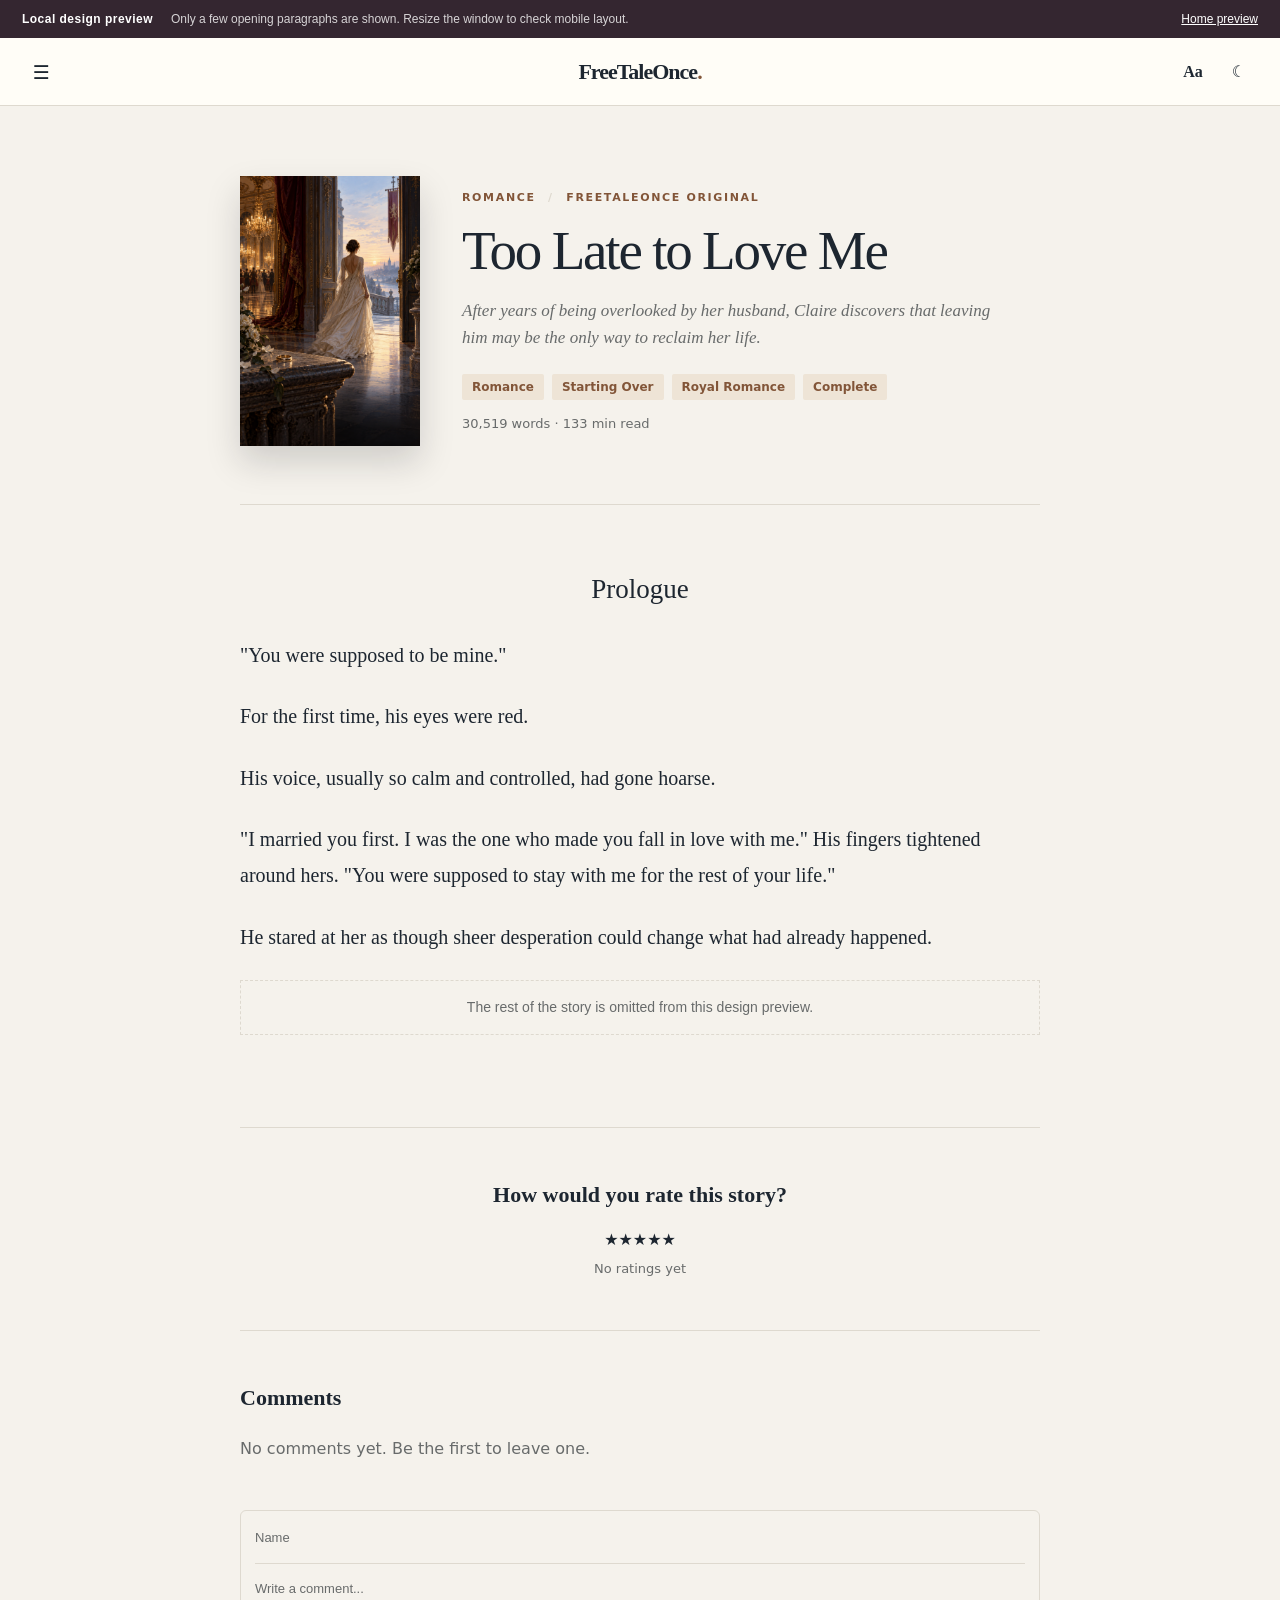
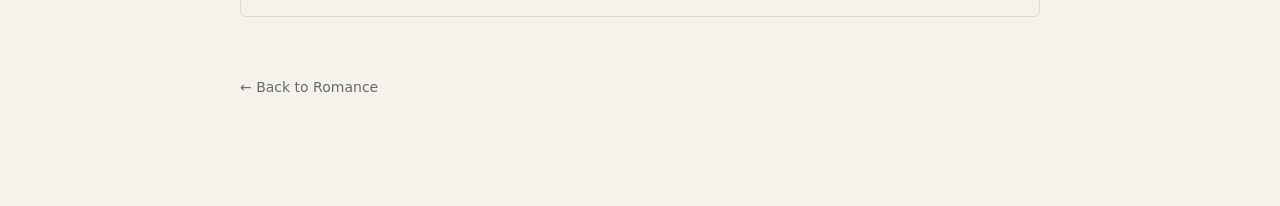
<file: taleonce/preview/story-too-late-to-love-me.html>
<!doctype html><html lang="en"><head><meta charset="utf-8"/><meta name="viewport" content="width=device-width,initial-scale=1"/><title>Too Late to Love Me — Design Preview</title><link rel="stylesheet" href="../public/styles.css"/><link rel="stylesheet" href="preview.css"/></head><body class="reader-page"><div class="preview-banner"><strong>Local design preview</strong><span>Only a few opening paragraphs are shown. Resize the window to check mobile layout.</span><a href="index.html">Home preview</a></div><div id="drawerBackdrop" class="drawer-backdrop" hidden></div><aside id="drawer" class="drawer" aria-hidden="true"><div class="drawer-head"><a class="brand brand-small" href="index.html">FreeTaleOnce</a><button id="drawerClose" class="icon-button" aria-label="Close menu">×</button></div><div class="drawer-block"><div class="drawer-title">Contents</div><nav class="toc"><a href="#section-1">Prologue</a><a href="#section-2">Chapter One</a><a href="#section-3">Chapter Two</a><a href="#section-4">Chapter Three</a><a href="#section-5">Chapter Four</a><a href="#section-6">Chapter Five</a><a href="#section-7">Chapter Six</a><a href="#section-8">Chapter Seven</a><a href="#section-9">Chapter Eight</a><a href="#section-10">Chapter Nine</a><a href="#section-11">Chapter Ten</a><a href="#section-12">Chapter Eleven</a><a href="#section-13">Chapter Twelve</a><a href="#section-14">Chapter Thirteen</a><a href="#section-15">Chapter Fourteen</a><a href="#section-16">Chapter Fifteen</a><a href="#section-17">Chapter Sixteen</a><a href="#section-18">Chapter Seventeen</a><a href="#section-19">Chapter Eighteen</a><a href="#section-20">Chapter Nineteen</a><a href="#section-21">Chapter Twenty</a><a href="#section-22">Chapter Twenty-One</a><a href="#section-23">Chapter Twenty-One — Continued</a><a href="#section-24">Chapter Twenty-Two</a><a href="#section-25">Chapter Twenty-Three</a><a href="#section-26">Epilogue One — Julian</a><a href="#section-27">Epilogue Two — Adrian</a></nav></div><div class="drawer-block"><div class="drawer-title">Browse</div><nav class="browse-links"><a href="index.html#romance">Romance</a><a href="index.html#werewolf">Werewolf</a><a href="index.html#vampire">Vampire</a><a href="index.html#contemporary">Contemporary</a><a href="index.html#fantasy">Fantasy</a></nav></div></aside><header class="reader-toolbar"><button id="menuButton" class="icon-button menu-button" aria-label="Open contents" aria-expanded="false">☰</button><a class="brand brand-small" href="index.html">FreeTaleOnce</a><div class="reader-actions"><button id="fontButton" class="text-button" aria-label="Change font size">Aa</button><button id="themeButton" class="icon-button" aria-label="Toggle dark mode">☾</button></div></header><main class="reader-shell"><article class="story-article"><header class="story-head"><img class="story-head-cover" src="../public/assets/covers/too-late-to-love-me.png" alt="Cover of Too Late to Love Me"/><div class="story-head-copy"><div class="story-head-kicker">Romance <span aria-hidden="true">/</span> FreeTaleOnce Original</div><h1>Too Late to Love Me</h1><p class="story-deck">After years of being overlooked by her husband, Claire discovers that leaving him may be the only way to reclaim her life.</p><div class="story-tags"><span class="story-tag">Romance</span><span class="story-tag">Starting Over</span><span class="story-tag">Royal Romance</span><span class="story-tag">Complete</span></div><div class="story-meta">30,519 words · 133 min read</div></div></header><div class="story-body"><section id="section-1"><h2>Prologue</h2><p>&quot;You were supposed to be mine.&quot;</p><p>For the first time, his eyes were red.</p><p>His voice, usually so calm and controlled, had gone hoarse.</p><p>&quot;I married you first. I was the one who made you fall in love with me.&quot; His fingers tightened around hers. &quot;You were supposed to stay with me for the rest of your life.&quot;</p><p>He stared at her as though sheer desperation could change what had already happened.</p></section><p class="preview-omission">The rest of the story is omitted from this design preview.</p></div></article><section class="engagement" aria-label="Story rating and comments"><div class="rating-panel"><h2>How would you rate this story?</h2><div class="stars" aria-hidden="true">★★★★★</div><div class="rating-summary">No ratings yet</div></div><div class="comments-panel"><h2>Comments</h2><div class="empty-comments">No comments yet. Be the first to leave one.</div><div class="preview-comment-box">Name<br/><span>Write a comment...</span></div></div><a class="category-back" href="index.html#romance">← Back to Romance</a></section></main><script src="preview.js"></script></body></html>
</file>
<file: taleonce/public/styles.css>
:root {
  --bg: #f5f2ec;
  --surface: #fffdf8;
  --text: #1d2630;
  --muted: #686b6b;
  --line: #ded9cf;
  --accent: #825538;
  --accent-soft: #eee4d6;
  --reader-width: 800px;
  --shadow: 0 22px 55px rgba(32, 28, 23, .12);
}

* { box-sizing: border-box; }
html { scroll-behavior: smooth; }
body {
  margin: 0;
  background: var(--bg);
  color: var(--text);
  font-family: Inter, ui-sans-serif, system-ui, -apple-system, BlinkMacSystemFont, "Segoe UI", sans-serif;
}
a { color: inherit; text-decoration: none; }
button, input, textarea { font: inherit; }
button { color: inherit; }

.home-header {
  max-width: 1320px;
  margin: 0 auto;
  padding: 26px 40px;
  display: flex;
  align-items: center;
  justify-content: space-between;
  gap: 22px;
}
.home-page .home-header { border-bottom: 1px solid var(--line); }
.home-nav { display: flex; flex-wrap: wrap; gap: 8px 20px; }
.home-nav a { color: var(--muted); font-size: 12px; font-weight: 650; letter-spacing: .07em; text-transform: uppercase; }
.home-nav a:hover, .home-nav a:focus-visible { color: var(--accent); }
.skip-link { position: absolute; left: 12px; top: -60px; z-index: 100; padding: 10px 16px; background: var(--text); color: var(--bg); }
.skip-link:focus { top: 10px; }
.hero { max-width: 1320px; min-height: 650px; margin: 0 auto; padding: 74px 40px 82px; display: grid; grid-template-columns: minmax(0,1.55fr) minmax(270px,.65fr); gap: clamp(45px,8vw,130px); align-items: stretch; }
.hero-copy { display: flex; flex-direction: column; justify-content: center; }
.eyebrow { margin: 0 0 30px; color: var(--accent); text-transform: uppercase; letter-spacing: .2em; font-size: 11px; font-weight: 750; }
.eyebrow span { padding: 0 8px; color: #b8a693; }
.hero h1 { max-width: 840px; margin: 0; font: 400 clamp(58px, 6.2vw, 96px)/.98 Georgia, serif; letter-spacing: -.055em; }
.hero h1 em { color: var(--accent); font-weight: 400; }
.hero-bottom { margin-top: 62px; padding-top: 26px; border-top: 1px solid var(--line); display: flex; align-items: end; justify-content: space-between; gap: 30px; }
.hero-bottom p { max-width: 330px; margin: 0; color: var(--muted); font-size: 14px; line-height: 1.7; }
.hero-link { display: inline-flex; align-items: center; gap: 20px; flex-shrink: 0; padding-bottom: 8px; border-bottom: 1px solid var(--accent); color: var(--accent); font-size: 11px; font-weight: 750; letter-spacing: .13em; text-transform: uppercase; transition: gap .2s; }
.hero-link:hover { gap: 28px; }
.hero-link span { font-size: 18px; line-height: .8; }
.hero-side { min-height: 490px; padding: 26px; display: flex; flex-direction: column; justify-content: space-between; background: #1d2831; color: #f4efe5; }
.hero-side-top, .hero-side-bottom { display: flex; justify-content: space-between; gap: 16px; border-top: 1px solid rgba(244,239,229,.35); padding-top: 13px; font-size: 9px; letter-spacing: .17em; text-transform: uppercase; }
.hero-side-bottom { border-top: 0; border-bottom: 1px solid rgba(244,239,229,.35); padding-top: 0; padding-bottom: 13px; }
.hero-monogram { align-self: center; position: relative; font: 400 clamp(160px,19vw,280px)/.9 Georgia,serif; letter-spacing: -.22em; color: #e4d3b9; transform: translateX(-.1em); }
.hero-monogram span { color: transparent; -webkit-text-stroke: 1px #b49974; margin-left: -.02em; }
.brand {
  display: inline-block;
  font-family: Georgia, "Times New Roman", serif;
  font-size: 28px;
  font-weight: 700;
  letter-spacing: -1px;
}
.brand::after { content: "."; color: var(--accent); }
.brand-small { font-size: 22px; }

.library {
  max-width: 1160px;
  margin: 0 auto;
  padding: 50px 28px 100px;
}
.category-section { margin: 0 0 96px; scroll-margin-top: 28px; }
.category-heading {
  display: flex;
  align-items: center;
  gap: 16px;
  margin-bottom: 14px;
}
.category-number { color: var(--accent); font: 500 15px Georgia,serif; }
.category-heading h2 {
  margin: 0;
  font-family: Georgia, "Times New Roman", serif;
  font-size: 34px;
  font-weight: 500;
}
.category-heading::after {
  content: "";
  height: 1px;
  flex: 1;
  background: var(--line);
}
.category-description { margin: 0 0 25px 34px; color: var(--muted); font-size: 14px; }
.card-meta { margin: 18px 0 32px; color: var(--muted); font-size: 12px; letter-spacing: .04em; }
.story-grid {
  display: grid;
  grid-template-columns: 1fr;
  gap: 28px;
}
.story-card { min-width: 0; display: grid; grid-template-columns: 275px minmax(0,1fr); gap: clamp(42px,7vw,100px); padding: 30px 0 0; align-items: center; border-top: 1px solid var(--line); }
.category-section:nth-child(even) .story-card { grid-template-columns: minmax(0,1fr) 275px; }
.category-section:nth-child(even) .story-card .cover-link { order: 2; }
.category-section:nth-child(even) .story-card .story-card-copy { order: 1; padding-left: 7vw; }
.cover-link { display: block; position: relative; overflow: hidden; background: #1b2430; box-shadow: 0 16px 30px rgba(22,24,28,.2); }
.cover-link::after { content: ""; position: absolute; inset: 42% 0 0; background: linear-gradient(transparent,rgba(7,12,19,.88)); pointer-events: none; }
.story-cover {
  display: block;
  width: 100%;
  aspect-ratio: 2 / 3;
  object-fit: cover;
  transition: transform .3s ease;
}
.story-card:hover .story-cover { transform: scale(1.035); }
.cover-imprint, .cover-title { position: absolute; z-index: 1; left: 10%; right: 10%; color: #fff; text-align: center; text-shadow: 0 2px 12px rgba(0,0,0,.4); }
.cover-imprint { top: 7%; font-size: 9px; letter-spacing: .24em; text-transform: uppercase; }
.cover-title { bottom: 8%; font: 500 clamp(22px,2.3vw,30px)/1.08 Georgia,serif; }
.story-card-copy { padding: 16px 3vw 16px 0; }
.card-kicker { color: var(--accent); text-transform: uppercase; letter-spacing: .15em; font-size: 11px; font-weight: 750; }
.card-kicker span { padding: 0 8px; color: var(--line); }
.story-card h3 {
  max-width: 610px;
  margin: 17px 0 18px;
  font-family: Georgia, "Times New Roman", serif;
  font-size: clamp(28px,3.3vw,46px);
  font-weight: 500;
  line-height: 1.13;
  letter-spacing: -.025em;
}
.story-card-copy p {
  max-width: 580px;
  margin: 0;
  color: var(--muted);
  font-size: 16px;
  line-height: 1.75;
}
.card-read { display: inline-block; padding-bottom: 7px; border-bottom: 1px solid var(--accent); color: var(--accent); font: 700 12px Arial,sans-serif; letter-spacing: .08em; text-transform: uppercase; }
.card-read span { padding-left: 16px; font-size: 18px; vertical-align: -1px; }
.site-footer {
  border-top: 1px solid var(--line);
  padding: 26px;
  text-align: center;
  color: var(--muted);
  font-size: 13px;
}

.reader-toolbar {
  position: sticky;
  top: 0;
  z-index: 20;
  height: 68px;
  display: grid;
  grid-template-columns: 1fr auto 1fr;
  align-items: center;
  padding: 0 22px;
  background: color-mix(in srgb, var(--surface) 94%, transparent);
  backdrop-filter: blur(10px);
  border-bottom: 1px solid var(--line);
}
.reader-toolbar > .brand { grid-column: 2; }
.reader-actions { justify-self: end; display: flex; align-items: center; gap: 8px; }
.icon-button, .text-button {
  border: 0;
  background: transparent;
  cursor: pointer;
  min-width: 38px;
  height: 38px;
  border-radius: 50%;
}
.icon-button:hover, .text-button:hover { background: rgba(127,127,127,.1); }
.menu-button { justify-self: start; font-size: 19px; }
.text-button { font-family: Georgia, serif; font-weight: 700; }

.reader-shell { padding: 70px 24px 110px; }
.story-article { max-width: var(--reader-width); margin: 0 auto; }
.story-head { display: grid; grid-template-columns: 180px minmax(0,1fr); gap: 42px; align-items: center; margin-bottom: 68px; padding-bottom: 58px; border-bottom: 1px solid var(--line); }
.story-head-cover { display: block; width: 180px; aspect-ratio: 2/3; object-fit: cover; box-shadow: 0 16px 32px rgba(22,24,28,.17); }
.story-head-kicker { margin-bottom: 17px; color: var(--accent); text-transform: uppercase; letter-spacing: .15em; font-size: 11px; font-weight: 750; }
.story-head-kicker span { padding: 0 7px; color: var(--line); }
.story-head h1 {
  margin: 0 0 16px;
  font-family: Georgia, "Times New Roman", serif;
  font-size: clamp(36px, 4.4vw, 55px);
  font-weight: 500;
  line-height: 1.08;
  letter-spacing: -.04em;
}
.story-deck { max-width: 530px; margin: 0 0 23px; color: var(--muted); font: italic 17px/1.6 Georgia,serif; }
.story-tags {
  display: flex;
  flex-wrap: wrap;
  gap: 8px;
  margin-bottom: 16px;
}
.story-tag {
  padding: 6px 10px;
  background: var(--accent-soft);
  color: var(--accent);
  border-radius: 2px;
  font-size: 12px;
  font-weight: 600;
}
.story-meta { color: var(--muted); font-size: 13px; }
.story-body {
  font-family: Georgia, "Times New Roman", serif;
  font-size: var(--story-font-size, 20px);
  line-height: 1.82;
}
.story-body section { scroll-margin-top: 88px; }
.story-body h2 {
  margin: 64px 0 30px;
  font-size: 27px;
  line-height: 1.25;
  text-align: center;
  font-weight: 500;
}
.story-body section:first-child h2 { margin-top: 0; }
.story-body p { margin: 0 0 1.25em; }
.story-divider { width: 60px; margin: 44px auto; border: 0; border-top: 1px solid var(--line); }

.engagement { max-width: var(--reader-width); margin: 92px auto 0; border-top: 1px solid var(--line); }
.rating-panel { padding: 54px 0; text-align: center; border-bottom: 1px solid var(--line); }
.rating-panel h2, .comments-panel h2 {
  margin: 0 0 22px;
  font-family: Georgia, "Times New Roman", serif;
  font-size: 22px;
  font-weight: 600;
}
.stars { display: flex; justify-content: center; gap: 9px; margin-bottom: 12px; }
.star {
  border: 0;
  padding: 0;
  background: transparent;
  font-size: 34px;
  line-height: 1;
  cursor: pointer;
  color: #aaa49b;
}
.star.active, .star:hover { color: #b78a2b; }
.rating-summary, .form-message { color: var(--muted); font-size: 13px; }
.form-message { min-height: 20px; margin-top: 10px; }

.comments-panel { padding: 54px 0; }
.comment {
  padding: 21px 0;
  border-bottom: 1px solid var(--line);
}
.comment:first-child { padding-top: 0; }
.comment-head { display: flex; justify-content: space-between; gap: 18px; margin-bottom: 8px; }
.comment-name { font-weight: 650; }
.comment-time { color: var(--muted); font-size: 12px; white-space: nowrap; }
.comment-body { color: #3e3c39; line-height: 1.65; white-space: pre-wrap; overflow-wrap: anywhere; }
.empty-comments { color: var(--muted); padding: 6px 0 24px; }
.comment-form { margin-top: 34px; display: grid; gap: 16px; }
.comment-form label { display: grid; gap: 7px; }
.comment-form label span { font-size: 13px; color: var(--muted); }
.comment-form input, .comment-form textarea {
  width: 100%;
  border: 1px solid var(--line);
  border-radius: 6px;
  background: var(--surface);
  color: var(--text);
  padding: 12px 13px;
  outline: none;
}
.comment-form input:focus, .comment-form textarea:focus { border-color: #aaa39a; }
.comment-form textarea { resize: vertical; }
.post-button {
  justify-self: start;
  border: 0;
  background: var(--text);
  color: var(--bg);
  border-radius: 2px;
  padding: 12px 20px;
  cursor: pointer;
}
.category-back { display: inline-block; color: var(--muted); font-size: 14px; margin-top: 8px; }
.category-back:hover { color: var(--text); }
.hp-field { position: absolute !important; left: -9999px !important; width: 1px !important; height: 1px !important; opacity: 0 !important; }

.drawer {
  position: fixed;
  z-index: 50;
  inset: 0 auto 0 0;
  width: min(330px, 88vw);
  background: var(--surface);
  border-right: 1px solid var(--line);
  padding: 20px 22px 30px;
  transform: translateX(-103%);
  transition: transform .2s ease;
  overflow-y: auto;
}
.drawer.open { transform: translateX(0); }
.drawer-backdrop {
  position: fixed;
  z-index: 45;
  inset: 0;
  background: rgba(15, 15, 15, .24);
}
.drawer-head { display: flex; justify-content: space-between; align-items: center; margin-bottom: 34px; }
.drawer-head .icon-button { font-size: 26px; }
.drawer-block { margin-bottom: 30px; }
.drawer-title { margin-bottom: 11px; color: var(--muted); text-transform: uppercase; font-size: 11px; letter-spacing: .09em; }
.toc, .browse-links { display: grid; }
.toc a, .browse-links a { padding: 8px 0; font-size: 14px; color: #4e4b47; }
.toc a:hover, .browse-links a:hover, .back-home:hover { color: var(--accent); }
.back-home { color: var(--muted); font-size: 13px; }

body.dark {
  --bg: #171b20;
  --surface: #22282e;
  --text: #f0ece4;
  --muted: #b1b3b1;
  --line: #3a4145;
  --accent: #d6aa7a;
  --accent-soft: #36332f;
  --shadow: none;
}
body.dark .comment-body { color: #d3cfc8; }

@media (max-width: 850px) {
  .home-header { padding: 24px 22px; }
  .hero { min-height: 0; padding: 60px 22px; gap: 25px; grid-template-columns: minmax(0,1fr) 250px; }
  .hero h1 { font-size: clamp(50px, 7vw, 74px); }
  .hero-side { min-height: 420px; }
  .hero-monogram { font-size: 175px; }
  .hero-bottom { display: block; margin-top: 38px; }
  .hero-link { margin-top: 25px; }
  .library { padding: 40px 22px 70px; }
  .category-section { margin-bottom: 68px; }
  .story-card, .category-section:nth-child(even) .story-card { grid-template-columns: 200px minmax(0,1fr); gap: 28px; padding-top: 22px; }
  .category-section:nth-child(even) .story-card .cover-link { order: 0; }
  .category-section:nth-child(even) .story-card .story-card-copy { order: 0; padding-left: 0; }
  .story-card-copy { padding: 8px 0; }
  .story-card h3 { font-size: 31px; }
  .story-card-copy p { font-size: 14px; }
}

@media (max-width: 520px) {
  .home-header { align-items: flex-start; flex-direction: column; }
  .home-nav { gap: 8px 14px; }
  .brand { font-size: 27px; }
  .brand-small { font-size: 20px; }
  .hero { display: block; padding: 56px 18px 42px; }
  .hero h1 { font-size: clamp(51px, 11vw, 66px); }
  .hero-bottom { margin-top: 44px; }
  .hero-bottom p { font-size: 14px; }
  .hero-side { min-height: 170px; margin-top: 47px; padding: 16px 18px; }
  .hero-monogram { font-size: 90px; line-height: .65; }
  .hero-side-top, .hero-side-bottom { font-size: 8px; }
  .library { padding: 20px 16px 65px; }
  .category-heading h2 { font-size: 29px; }
  .category-description { margin-left: 0; }
  .story-card, .category-section:nth-child(even) .story-card { display: block; padding: 22px 0 0; }
  .cover-link { max-width: 255px; margin: 0 auto; }
  .story-card-copy { padding: 24px 8px 14px; }
  .story-card h3 { font-size: 32px; }
  .story-card-copy p { font-size: 15px; }
  .card-meta { margin-bottom: 22px; }
  .reader-toolbar { padding: 0 10px; }
  .reader-shell { padding: 42px 20px 68px; }
  .story-head { display: block; margin-bottom: 44px; padding-bottom: 38px; text-align: center; }
  .story-head-cover { width: 155px; margin: 0 auto 30px; }
  .story-head h1 { font-size: 39px; }
  .story-tags { justify-content: center; }
  .story-body { line-height: 1.78; }
  .engagement { margin-top: 58px; }
}
</file>
<file: taleonce/preview/preview.css>
.preview-banner { display:flex; align-items:center; flex-wrap:wrap; gap:8px 18px; padding:10px 22px; background:#342630; color:#fff; font:12px/1.5 Arial,sans-serif; }
.preview-banner strong { letter-spacing:.04em; }
.preview-banner span { opacity:.8; }
.preview-banner a { margin-left:auto; text-decoration:underline; }
.preview-omission { margin:3em 0 0; padding:16px; border:1px dashed var(--line); color:var(--muted); font:14px/1.5 Arial,sans-serif; text-align:center; }
.preview-comment-box { margin-top:28px; padding:14px; border:1px solid var(--line); border-radius:6px; color:var(--muted); font:13px/2 Arial,sans-serif; }
.preview-comment-box span { display:block; border-top:1px solid var(--line); margin-top:12px; padding-top:12px; }
.preview-banner + .reader-toolbar { top:0; }
@media(max-width:520px){.preview-banner a { margin-left:0; }}
</file>
